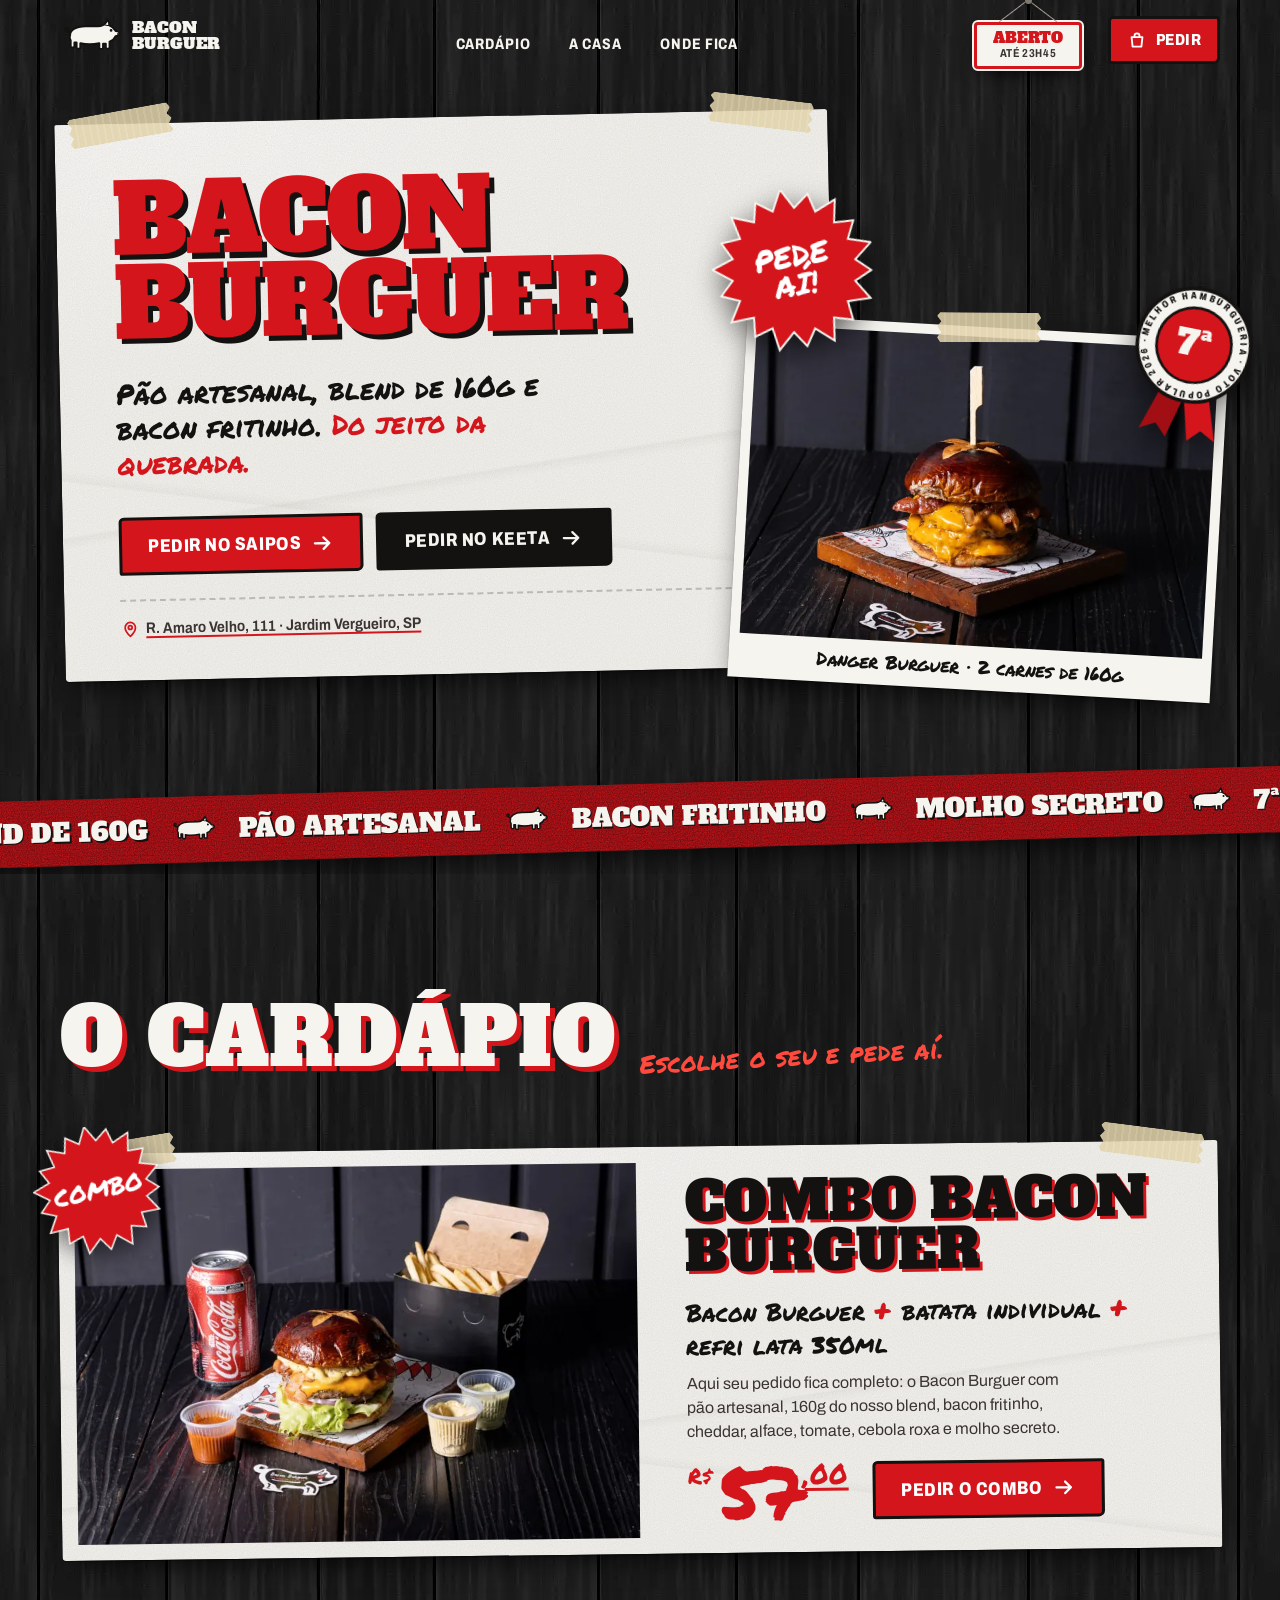
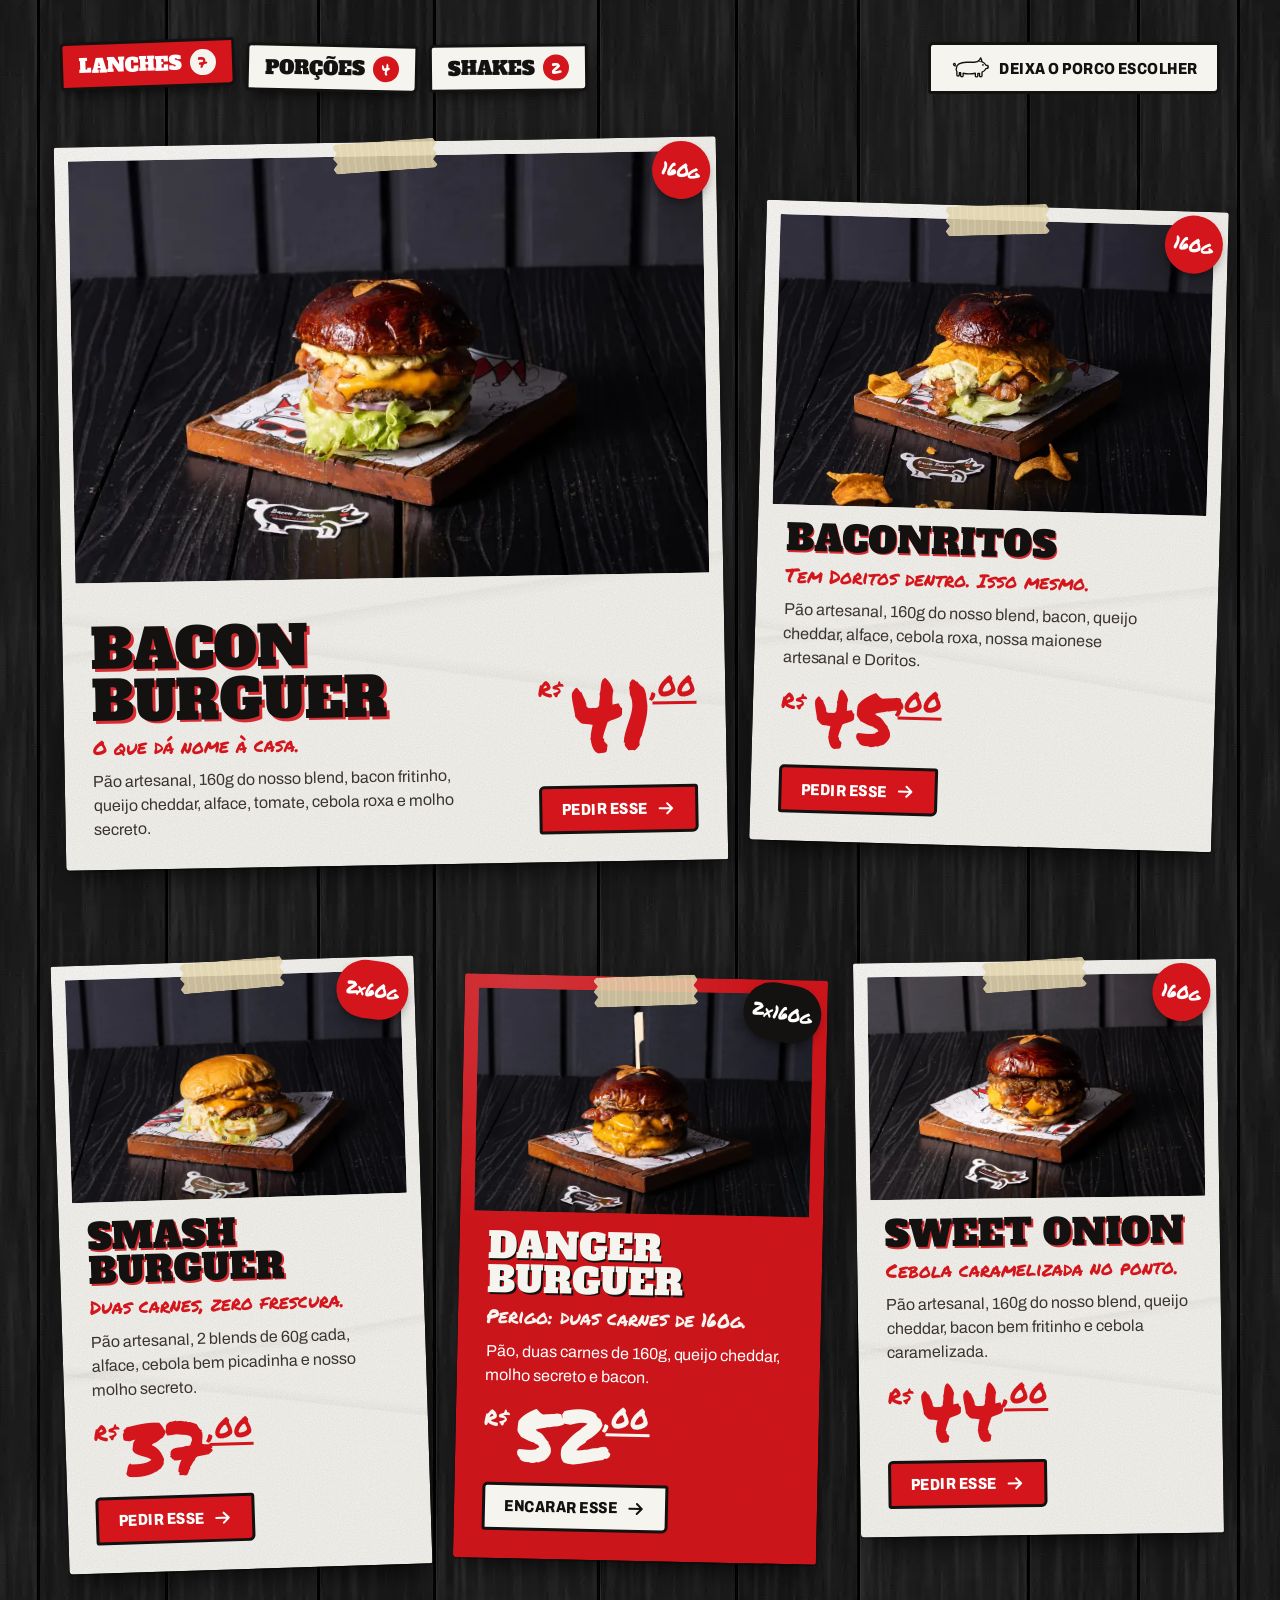
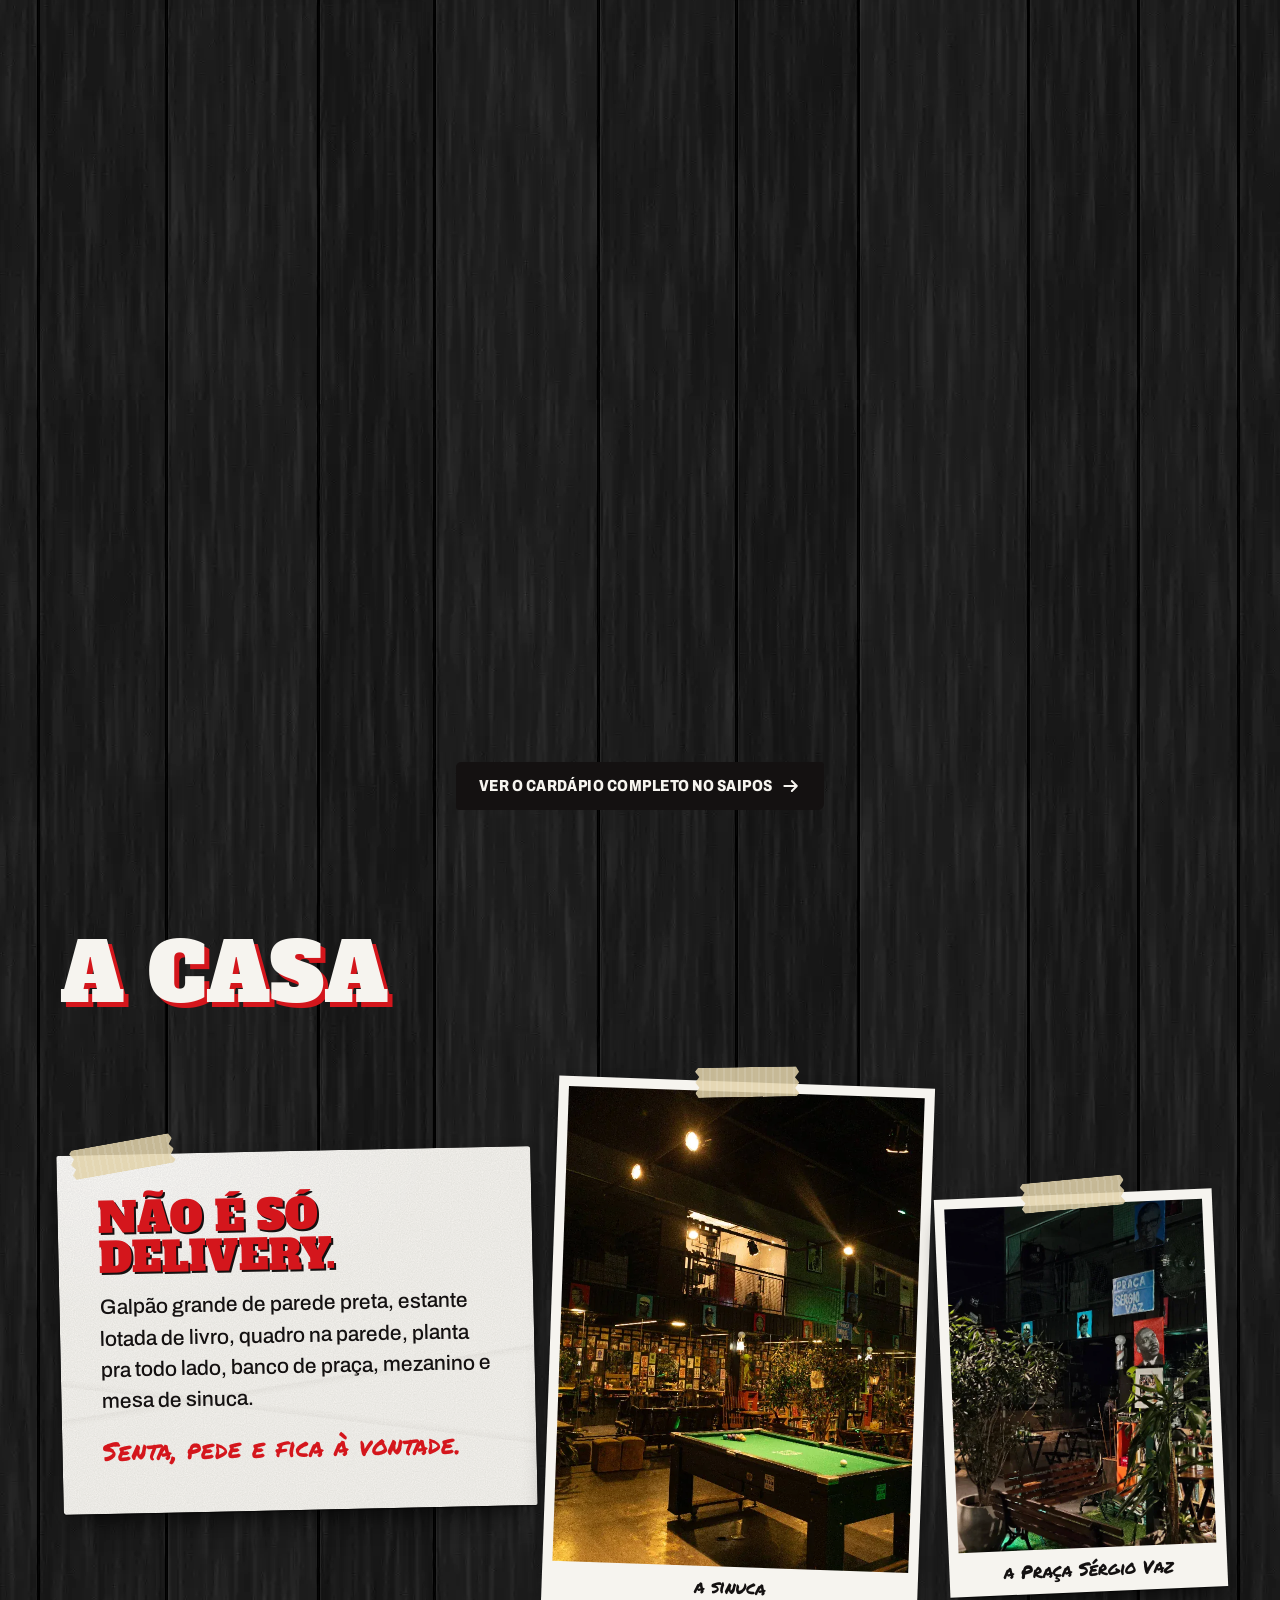
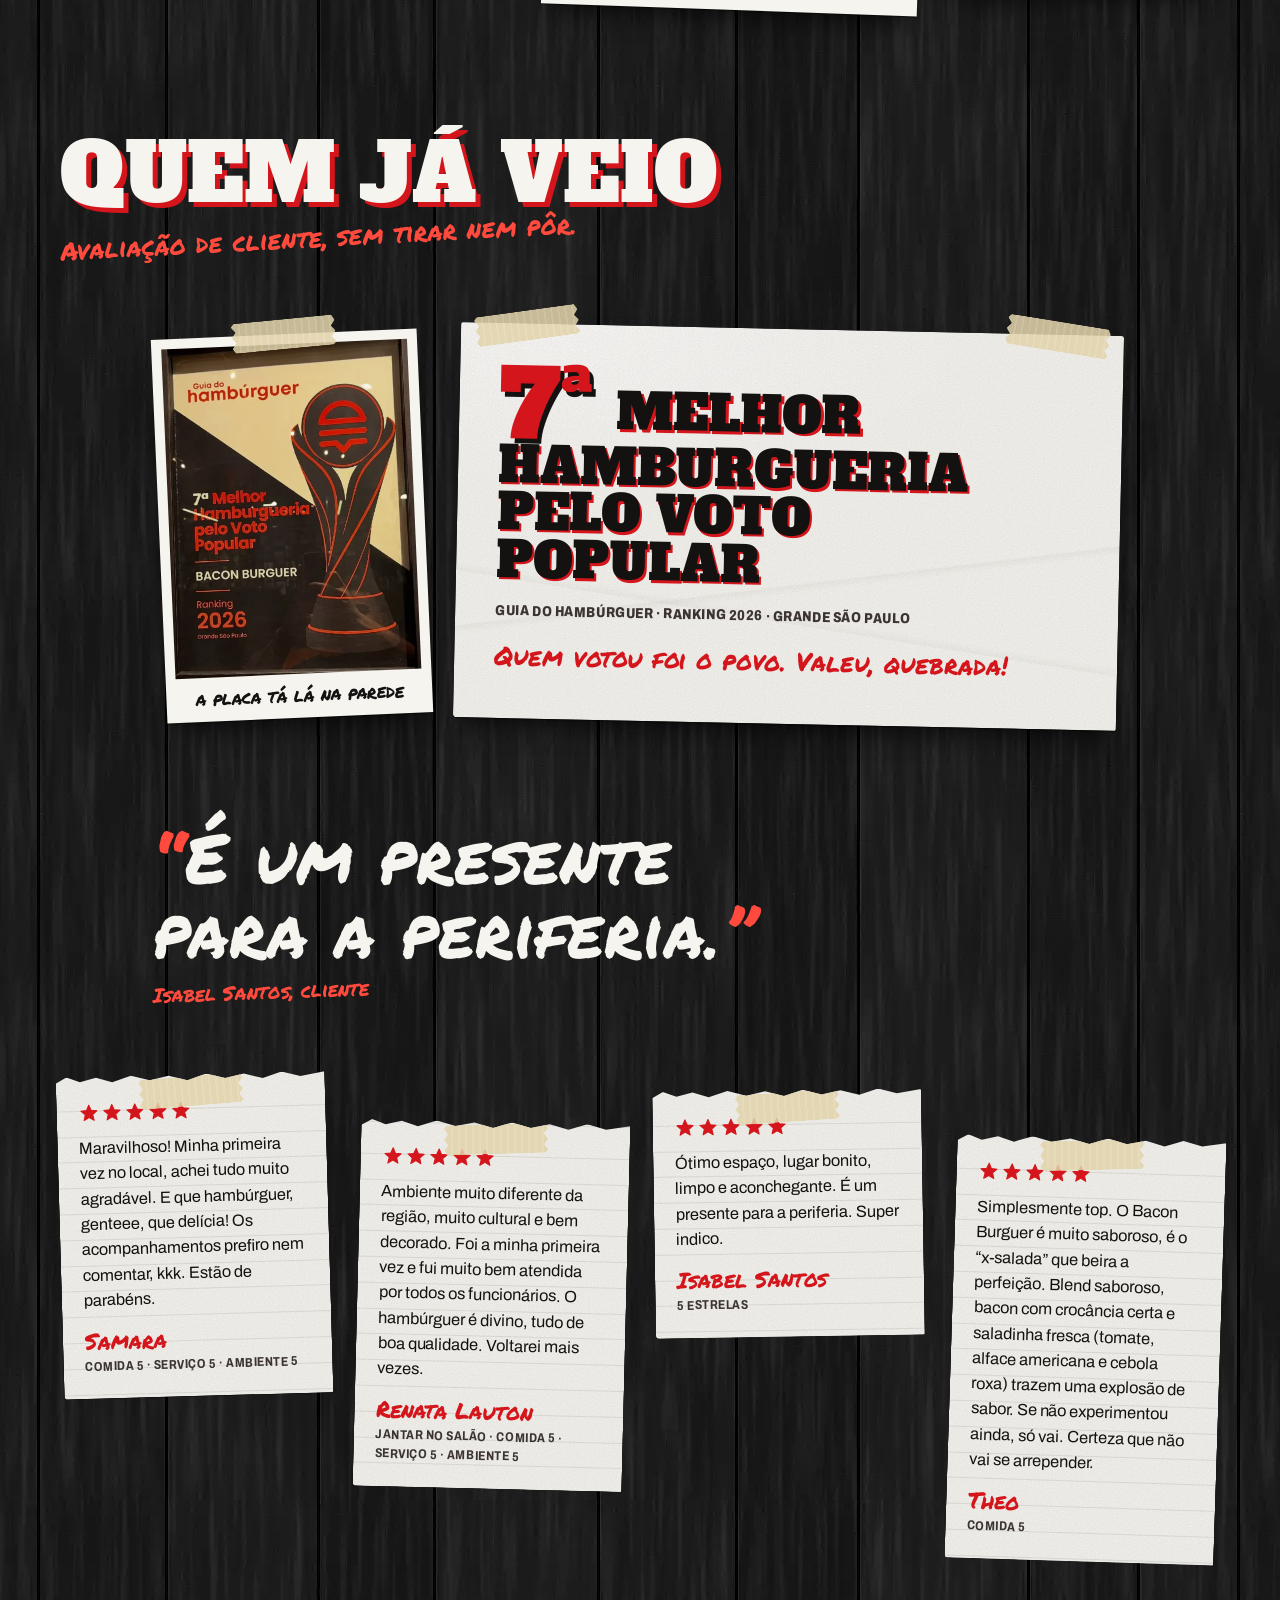
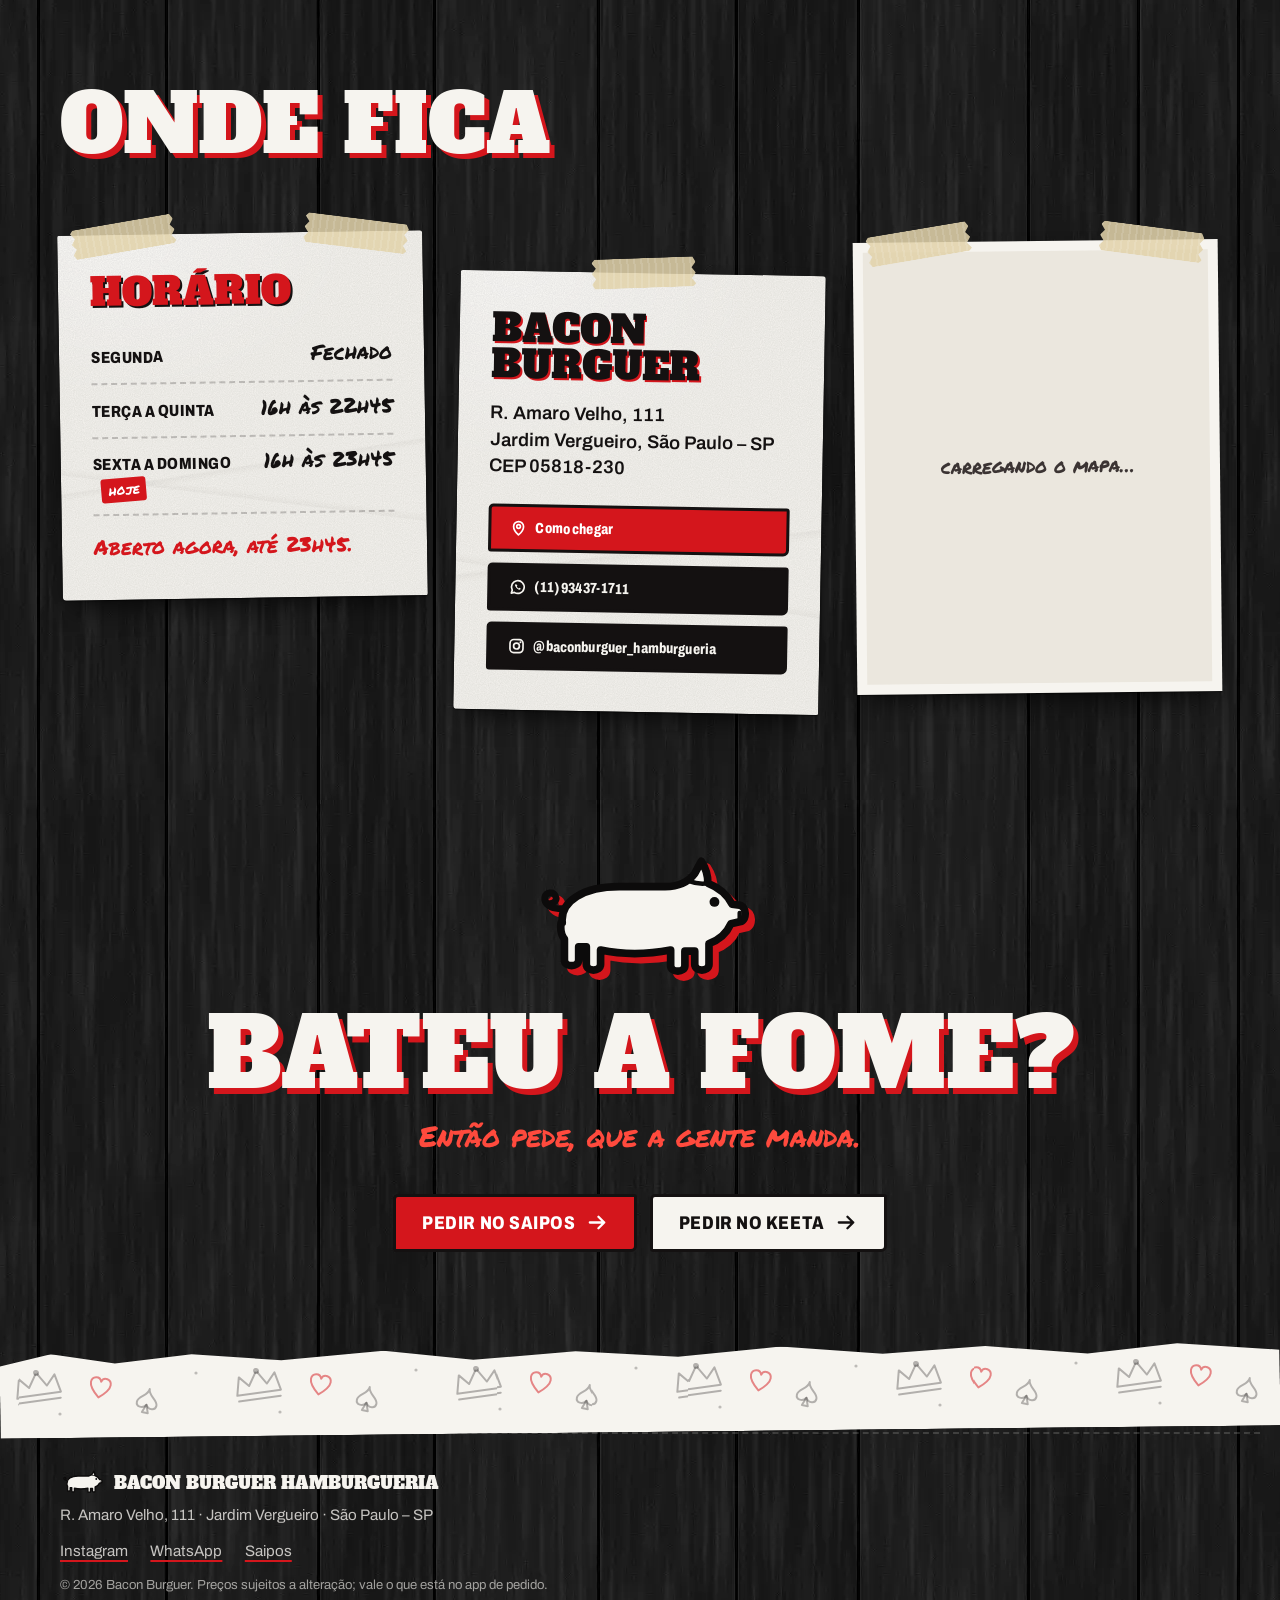
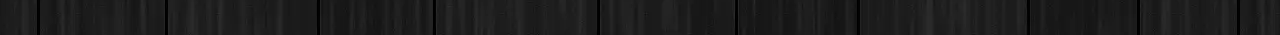
<file: index.html>
<!doctype html>
<html lang="pt-BR">
<head>
  <meta charset="utf-8">
  <meta name="viewport" content="width=device-width, initial-scale=1, viewport-fit=cover">
  <title>Bacon Burguer · Hamburgueria no Jardim Vergueiro, SP</title>
  <meta name="description" content="Bacon Burguer: hambúrguer artesanal no Jardim Vergueiro, zona sul de São Paulo. Pão artesanal, blend de 160g e bacon fritinho. Peça pelo Saipos ou Keeta.">
  <meta name="theme-color" content="#0c0b0b">
  <link rel="icon" href="favicon.svg" type="image/svg+xml">

  <link rel="canonical" href="https://baconburguer.vercel.app/">
  <meta property="og:type" content="website">
  <meta property="og:locale" content="pt_BR">
  <meta property="og:site_name" content="Bacon Burguer">
  <meta property="og:url" content="https://baconburguer.vercel.app/">
  <meta property="og:title" content="Bacon Burguer · Hamburgueria no Jardim Vergueiro">
  <meta property="og:description" content="7ª melhor hamburgueria pelo voto popular (Guia do Hambúrguer 2026). Pão artesanal, blend de 160g e bacon fritinho. Peça pelo Saipos ou Keeta.">
  <meta property="og:image" content="https://baconburguer.vercel.app/assets/img/og.jpg">
  <meta property="og:image:type" content="image/jpeg">
  <meta property="og:image:width" content="1200">
  <meta property="og:image:height" content="630">
  <meta property="og:image:alt" content="Cartaz da Bacon Burguer com o Combo Bacon Burguer: lanche, batata e refrigerante">
  <meta name="twitter:card" content="summary_large_image">
  <meta name="twitter:title" content="Bacon Burguer · Hamburgueria no Jardim Vergueiro">
  <meta name="twitter:description" content="Pão artesanal, blend de 160g e bacon fritinho. Peça pelo Saipos ou Keeta.">
  <meta name="twitter:image" content="https://baconburguer.vercel.app/assets/img/og.jpg">
  <link rel="apple-touch-icon" href="apple-touch-icon.png">

  <link rel="preload" href="assets/fonts/alfa-slab-one.woff2" as="font" type="font/woff2" crossorigin>
  <link rel="preload" href="assets/fonts/permanent-marker.woff2" as="font" type="font/woff2" crossorigin>
  <link rel="preload" href="assets/fonts/archivo-var.woff2" as="font" type="font/woff2" crossorigin>
  <link rel="stylesheet" href="assets/css/style.css">

  <script type="application/ld+json">
  {
    "@context": "https://schema.org",
    "@type": "Restaurant",
    "name": "Bacon Burguer",
    "servesCuisine": "Hambúrguer",
    "telephone": "+55 11 93437-1711",
    "image": "https://baconburguer.vercel.app/assets/img/og.jpg",
    "url": "https://baconburguer.vercel.app/",
    "address": {
      "@type": "PostalAddress",
      "streetAddress": "R. Amaro Velho, 111",
      "addressLocality": "São Paulo",
      "addressRegion": "SP",
      "postalCode": "05818-230",
      "addressCountry": "BR"
    },
    "openingHoursSpecification": [
      { "@type": "OpeningHoursSpecification", "dayOfWeek": ["Tuesday", "Wednesday", "Thursday"], "opens": "16:00", "closes": "22:45" },
      { "@type": "OpeningHoursSpecification", "dayOfWeek": ["Friday", "Saturday", "Sunday"], "opens": "16:00", "closes": "23:45" }
    ],
    "sameAs": ["https://www.instagram.com/baconburguer_hamburgueria/"],
    "hasMenu": "https://baconburguer.saipos.com/home",
    "award": "7ª Melhor Hamburgueria pelo Voto Popular — Guia do Hambúrguer, Ranking 2026, Grande São Paulo"
  }
  </script>
</head>
<body>
<!--
THESIS: A parede preta da casa coberta de cartazes de letrista: o cardápio é uma parede de ofertas pintadas à mão, não uma grade de cards em fundo escuro com foto gigante.
OWN-WORLD: Parede de tábuas pretas; papel branco colado com fita crepe; tinta vermelha e preta de pincel; letreiro slab com sombra pintada (Alfa Slab One), letra de pincel atômico nos preços e recados (Permanent Marker), corpo em Archivo. Preço no formato de cartaz: R$ pequeno, número gigante, centavos sublinhados. Estrela vermelha de oferta. Porco da logo como selo.
STORY: O visitante vê o lanche e o nome da casa colados na parede, entende que é hambúrguer artesanal de quebrada, escolhe um cartaz e toca em Pedir (Saipos ou Keeta), ou descobre onde fica e se está aberto agora.
FIRST VIEWPORT: Cartaz branco grande, levemente torto, ocupando ~60% à esquerda: BACON BURGUER em slab vermelho, recado de pincel, botões Pedir no Saipos e Pedir no Keeta dentro do cartaz. À direita, foto do Danger Burguer presa com fita, sobreposta ao cartaz, com estrela vermelha PEDE AÍ. Placa ABERTO/FECHADO pendurada no topo. No celular, cartaz em cima, foto embaixo, barra fixa de pedido.
FORM: Cartaz de letrista, posição 3 da lista ordenada; seed 8b72f59b (roll degradado, sem desafiantes).
FINISH: unreviewed and undocumented is unfinished; this build ends with the finish review, the verdict, DESIGN.md, and every shipping raster carrying its provenance
-->
<svg width="0" height="0" style="position:absolute" aria-hidden="true" focusable="false">
  <defs>
    <symbol id="pig" viewBox="0 0 210 120">
      <path d="M33 47c-9 1-16-4-15-10 1-5 8-6 10-1 2 4-3 8-8 6" style="fill:none;stroke:var(--pig-ink,#111)" stroke-width="6" stroke-linecap="round"/>
      <path d="M34 60c-2-20 20-33 52-33h42c12 0 21-4 27-12l6-11c4 6 6 13 6 20 10 4 18 11 22 19l7 1c6 1 7 13 1 15l-9 2c-4 9-11 15-20 18v19c0 7-13 7-13 0V86h-9v13c0 7-13 7-13 0V85c-21 4-45 4-64 0v13c0 7-13 7-13 0V82h-7v12c0 7-13 7-13 0V75c-3-4-4-9-3-15Z" style="fill:var(--pig-fill,#fff);stroke:var(--pig-ink,#111)" stroke-width="7" stroke-linejoin="round"/>
      <circle cx="173" cy="41" r="4.5" style="fill:var(--pig-ink,#111)"/>
      <path d="M196 51v6M150 22c5 2 11 3 17 2" style="fill:none;stroke:var(--pig-ink,#111)" stroke-width="4" stroke-linecap="round"/>
    </symbol>
    <symbol id="i-arrow" viewBox="0 0 24 24"><path d="M4 12h15M13 6l6 6-6 6" fill="none" stroke="currentColor" stroke-width="2.4" stroke-linecap="round" stroke-linejoin="round"/></symbol>
    <symbol id="i-bag" viewBox="0 0 24 24"><path d="M5.5 8.5h13l-1.2 11.5H6.7L5.5 8.5ZM9 8.5V7a3 3 0 0 1 6 0v1.5" fill="none" stroke="currentColor" stroke-width="2.2" stroke-linejoin="round" stroke-linecap="round"/></symbol>
    <symbol id="i-pin" viewBox="0 0 24 24"><path d="M12 21s-6.5-5.8-6.5-11a6.5 6.5 0 0 1 13 0c0 5.2-6.5 11-6.5 11Z" fill="none" stroke="currentColor" stroke-width="2.2" stroke-linejoin="round"/><circle cx="12" cy="10" r="2.4" fill="none" stroke="currentColor" stroke-width="2.2"/></symbol>
    <symbol id="i-clock" viewBox="0 0 24 24"><circle cx="12" cy="12" r="8.5" fill="none" stroke="currentColor" stroke-width="2.2"/><path d="M12 7.5V12l3 2" fill="none" stroke="currentColor" stroke-width="2.2" stroke-linecap="round" stroke-linejoin="round"/></symbol>
    <symbol id="i-insta" viewBox="0 0 24 24"><rect x="3.5" y="3.5" width="17" height="17" rx="5" fill="none" stroke="currentColor" stroke-width="2.2"/><circle cx="12" cy="12" r="3.8" fill="none" stroke="currentColor" stroke-width="2.2"/><circle cx="17.1" cy="6.9" r="1.3" fill="currentColor"/></symbol>
    <symbol id="i-whats" viewBox="0 0 24 24"><path d="M4 20l1.2-3.9A8.3 8.3 0 1 1 8 19Z" fill="none" stroke="currentColor" stroke-width="2.2" stroke-linejoin="round"/><path d="M9.2 8.2c-.6.5-.7 1.4-.2 2.6.9 2 2.3 3.4 4.3 4.3 1.2.5 2 .3 2.6-.3l.3-.9-1.9-1-.9.8c-1-.4-2-1.4-2.4-2.4l.8-.9-1-1.9-.8.2Z" fill="currentColor"/></symbol>
    <symbol id="bacon" viewBox="0 0 120 34"><path d="M2 8c19-7 38 7 58 0s39-7 58 0v18c-19-7-38-7-58 0S21 33 2 26Z" fill="#b8352c"/><path d="M2 15c19-7 38 7 58 0s39-7 58 0" fill="none" stroke="#f4d2c2" stroke-width="4" stroke-linecap="round"/><path d="M2 21c19-7 38 7 58 0s39-7 58 0" fill="none" stroke="#7e1d16" stroke-width="2.4" stroke-linecap="round" opacity=".75"/><path d="M2 11c19-7 38 7 58 0s39-7 58 0" fill="none" stroke="#e98a78" stroke-width="1.6" stroke-linecap="round" opacity=".6"/></symbol>
    <symbol id="estrela" viewBox="0 0 24 24"><path d="M12 2.6l2.7 6.1 6.6.6-5 4.4 1.5 6.5L12 16.8 6.2 20.2l1.5-6.5-5-4.4 6.6-.6Z" fill="currentColor" stroke="currentColor" stroke-width="1.2" stroke-linejoin="round"/></symbol>
    <symbol id="burst" viewBox="-4 -4 208 208"><polygon points="100.0,-2.0 113.5,23.2 133.2,8.8 139.0,32.5 165.6,21.9 159.8,49.9 184.0,51.5 173.3,73.3 200.5,82.3 178.0,100.0 195.5,116.8 173.3,126.7 188.3,151.0 159.8,150.1 162.4,174.3 139.0,167.5 134.9,195.8 113.5,176.8 100.0,197.0 86.5,176.8 65.1,195.8 61.0,167.5 37.6,174.3 40.2,150.1 11.7,151.0 26.7,126.7 4.5,116.8 22.0,100.0 -0.5,82.3 26.7,73.3 16.0,51.5 40.2,49.9 34.4,21.9 61.0,32.5 66.8,8.8 86.5,23.2"/></symbol>
  </defs>
</svg>

<a class="skip" href="#cardapio">Pular para o cardápio</a>

<header class="topo">
  <a class="marca" href="#inicio" aria-label="Bacon Burguer, voltar ao início">
    <svg class="marca__porco" aria-hidden="true" data-porco><use href="#pig"/></svg>
    <span class="marca__nome">Bacon<br>Burguer</span>
  </a>
  <nav class="topo__nav" aria-label="Seções">
    <a href="#cardapio">Cardápio</a>
    <a href="#casa">A casa</a>
    <a href="#onde">Onde fica</a>
  </nav>
  <a class="placa" href="#onde" data-status aria-live="polite">
    <span class="placa__fio" aria-hidden="true"></span>
    <span class="placa__corpo">
      <span class="placa__estado" data-status-label>16h às 23h45</span>
      <span class="placa__detalhe" data-status-detail>ter a dom</span>
    </span>
  </a>
  <a class="botao botao--vermelho topo__pedir" href="https://baconburguer.saipos.com/home" target="_blank" rel="noopener">
    <svg class="icone" aria-hidden="true"><use href="#i-bag"/></svg>Pedir
  </a>
</header>

<main id="inicio">

  <!-- ABERTURA -->
  <section class="abertura" aria-labelledby="titulo">
    <div class="abertura__cartaz cartaz cartaz--grande">
      <span class="fita fita--e" aria-hidden="true"></span>
      <span class="fita fita--d" aria-hidden="true"></span>
      <h1 id="titulo" class="letreiro">
        <span class="letreiro__linha">Bacon</span>
        <span class="letreiro__linha">Burguer</span>
      </h1>
      <p class="pincel abertura__recado">Pão artesanal, blend de 160g e bacon fritinho. <em>Do jeito da quebrada.</em></p>
      <div class="abertura__acoes" data-hero-actions>
        <a class="botao botao--vermelho botao--grande" href="https://baconburguer.saipos.com/home" target="_blank" rel="noopener">
          Pedir no Saipos <svg class="icone" aria-hidden="true"><use href="#i-arrow"/></svg>
        </a>
        <a class="botao botao--tinta botao--grande" href="https://fooddelivery-eu.mykeeta.com/mpweb/shop_golden?useShopPoi=1&amp;channel=googlemap&amp;shopId=159385550&amp;cityId=102302389&amp;lch=default%7E*googlemap%7E*BR%7E*159385550&amp;locale=pt-BR&amp;region=BR&amp;utm_source=organic&amp;utm_medium=others&amp;utm_campaign=googlemap" target="_blank" rel="noopener">
          Pedir no Keeta <svg class="icone" aria-hidden="true"><use href="#i-arrow"/></svg>
        </a>
      </div>
      <p class="abertura__rodape">
        <svg class="icone" aria-hidden="true"><use href="#i-pin"/></svg>
        <a href="#onde">R. Amaro Velho, 111 · Jardim Vergueiro, SP</a>
      </p>
    </div>

    <figure class="abertura__foto foto-colada">
      <span class="fita fita--topo" aria-hidden="true"></span>
      <img src="assets/img/burger-danger.webp" width="700" height="467" alt="Danger Burguer: pão artesanal escuro, duas carnes, cheddar derretido e bacon, sobre tábua de madeira" fetchpriority="high">
      <figcaption class="pincel">Danger Burguer · 2 carnes de 160g</figcaption>
      <a class="medalha" href="#premio" aria-label="7ª melhor hamburgueria pelo voto popular, Guia do Hambúrguer, ranking 2026. Ver o prêmio.">
        <svg viewBox="0 0 140 172" aria-hidden="true">
          <path d="M50 98 28 166l17-9 13 13 16-62Z" fill="#a10e13"/>
          <path d="M90 98l22 68-17-9-13 13-16-62Z" fill="#d4161c"/>
          <circle cx="70" cy="66" r="62" fill="#f6f4ef" stroke="#141111" stroke-width="4"/>
          <circle cx="70" cy="66" r="41" fill="#d4161c" stroke="#141111" stroke-width="3"/>
          <path id="aro-medalha" d="M70 66m-51 0a51 51 0 1 1 102 0a51 51 0 1 1-102 0" fill="none"/>
          <text class="medalha__aro"><textPath href="#aro-medalha" textLength="316" lengthAdjust="spacing">MELHOR HAMBURGUERIA · VOTO POPULAR 2026 ·</textPath></text>
          <text class="medalha__num" x="70" y="78" text-anchor="middle">7ª</text>
        </svg>
      </a>
    </figure>


    <a class="estrela" href="https://baconburguer.saipos.com/home" target="_blank" rel="noopener" aria-label="Pede aí: abrir o cardápio no Saipos">
      <svg aria-hidden="true"><use href="#burst"/></svg>
      <span class="estrela__texto">Pede<br>aí!</span>
    </a>

  </section>

  <!-- FAIXA -->
  <div class="faixa-moldura" aria-hidden="true">
  <div class="faixa">
    <div class="faixa__trilho">
      <span>Blend de 160g</span><svg><use href="#pig"/></svg>
      <span>Pão artesanal</span><svg><use href="#pig"/></svg>
      <span>Bacon fritinho</span><svg><use href="#pig"/></svg>
      <span>Molho secreto</span><svg><use href="#pig"/></svg>
      <span>7ª melhor hamburgueria pelo voto popular</span><svg><use href="#pig"/></svg>
      <span>Terça a domingo, a partir das 16h</span><svg><use href="#pig"/></svg>
      <span>Blend de 160g</span><svg><use href="#pig"/></svg>
      <span>Pão artesanal</span><svg><use href="#pig"/></svg>
      <span>Bacon fritinho</span><svg><use href="#pig"/></svg>
      <span>Molho secreto</span><svg><use href="#pig"/></svg>
      <span>7ª melhor hamburgueria pelo voto popular</span><svg><use href="#pig"/></svg>
      <span>Terça a domingo, a partir das 16h</span><svg><use href="#pig"/></svg>
    </div>
  </div>
  </div>

  <!-- CARDÁPIO -->
  <section id="cardapio" class="secao cardapio" aria-labelledby="titulo-cardapio">
    <header class="secao__cabeca">
      <h2 id="titulo-cardapio" class="letreiro-parede">O cardápio</h2>
      <p class="pincel secao__nota">Escolhe o seu e pede aí.</p>
    </header>

    <article class="cartaz combo" style="--r:-.7deg" aria-labelledby="titulo-combo">
      <span class="fita fita--e" aria-hidden="true"></span>
      <span class="fita fita--d" aria-hidden="true"></span>
      <figure class="combo__foto">
        <img src="assets/img/combo-bacon.webp" width="700" height="467" loading="lazy" alt="Combo Bacon Burguer: o lanche na tábua, caixinha de batata frita, lata de refrigerante e potinhos de molho">
      </figure>
      <div class="combo__corpo">
        <p class="combo__selo" aria-hidden="true"><svg><use href="#burst"/></svg><span>Combo</span></p>
        <h3 id="titulo-combo" class="combo__nome">Combo Bacon Burguer</h3>
        <p class="combo__soma pincel">Bacon Burguer <b>+</b> batata individual <b>+</b> refri lata 350ml</p>
        <p class="oferta__desc">Aqui seu pedido fica completo: o Bacon Burguer com pão artesanal, 160g do nosso blend, bacon fritinho, cheddar, alface, tomate, cebola roxa e molho secreto.</p>
        <div class="combo__fecho">
          <p class="preco" aria-label="57 reais"><span class="preco__rs">R$</span><span class="preco__int">57</span><span class="preco__cent">,00</span></p>
          <a class="botao botao--vermelho botao--grande" href="https://baconburguer.saipos.com/home" target="_blank" rel="noopener">Pedir o combo <svg class="icone" aria-hidden="true"><use href="#i-arrow"/></svg></a>
        </div>
      </div>
    </article>

    <div class="cardapio__barra">
      <div class="abas" role="tablist" aria-label="Categorias do cardápio" data-abas>
        <button class="aba" type="button" role="tab" id="aba-lanches" aria-controls="painel-lanches" aria-selected="true" data-aba="lanches">Lanches <span class="aba__qtd">7</span></button>
        <button class="aba" type="button" role="tab" id="aba-porcoes" aria-controls="painel-porcoes" aria-selected="false" data-aba="porcoes">Porções <span class="aba__qtd">4</span></button>
        <button class="aba" type="button" role="tab" id="aba-shakes" aria-controls="painel-shakes" aria-selected="false" data-aba="shakes">Shakes <span class="aba__qtd">2</span></button>
      </div>
      <button class="botao botao--papel sorteio" type="button" data-sorteio>
        <svg class="sorteio__porco" aria-hidden="true"><use href="#pig"/></svg>Deixa o porco escolher
      </button>
    </div>
    <p class="sr-only" aria-live="polite" data-sorteio-msg></p>

    <div class="painel" id="painel-lanches" role="tabpanel" aria-labelledby="aba-lanches" data-painel="lanches">
      <h3 class="painel__titulo">Lanches</h3>
      <p class="pincel painel__dica" aria-hidden="true">arrasta pro lado <svg viewBox="0 0 60 20"><path d="M2 12c16-6 34-6 52-2m0 0-8-6m8 6-9 5" fill="none" stroke="currentColor" stroke-width="2.6" stroke-linecap="round" stroke-linejoin="round"/></svg></p>
      <ol class="mural mural--lanches" role="list">
        <li class="cartaz oferta oferta--destaque" style="--r:-1deg" data-nome="Bacon Burguer">
        <figure class="oferta__foto">
          <span class="fita fita--topo" aria-hidden="true"></span>
          <img src="assets/img/burger-bacon.webp" width="700" height="467" loading="lazy" alt="Bacon Burguer com cheddar, bacon, alface, tomate e cebola roxa no pão artesanal">
        </figure>
        <div class="oferta__corpo">
        <p class="oferta__num pincel" aria-hidden="true">160g</p>
        <h4 class="oferta__nome">Bacon Burguer</h4>
          <p class="oferta__chamada pincel">O que dá nome à casa.</p>
          <p class="oferta__desc">Pão artesanal, 160g do nosso blend, bacon fritinho, queijo cheddar, alface, tomate, cebola roxa e molho secreto.</p>
        <p class="preco" aria-label="41 reais"><span class="preco__rs">R$</span><span class="preco__int">41</span><span class="preco__cent">,00</span></p>
          <a class="botao botao--vermelho" href="https://baconburguer.saipos.com/home" target="_blank" rel="noopener">Pedir esse <svg class="icone" aria-hidden="true"><use href="#i-arrow"/></svg></a>
        </div>
      </li>
        <li class="cartaz oferta" style="--r:1.6deg" data-nome="Baconritos">
        <figure class="oferta__foto">
          <span class="fita fita--topo" aria-hidden="true"></span>
          <img src="assets/img/burger-baconritos.webp" width="700" height="467" loading="lazy" alt="Baconritos com Doritos, bacon, cheddar e maionese artesanal">
        </figure>
        <div class="oferta__corpo">
        <p class="oferta__num pincel" aria-hidden="true">160g</p>
        <h4 class="oferta__nome">Baconritos</h4>
          <p class="oferta__chamada pincel">Tem Doritos dentro. Isso mesmo.</p>
          <p class="oferta__desc">Pão artesanal, 160g do nosso blend, bacon, queijo cheddar, alface, cebola roxa, nossa maionese artesanal e Doritos.</p>
        <p class="preco" aria-label="45 reais"><span class="preco__rs">R$</span><span class="preco__int">45</span><span class="preco__cent">,00</span></p>
          <a class="botao botao--vermelho" href="https://baconburguer.saipos.com/home" target="_blank" rel="noopener">Pedir esse <svg class="icone" aria-hidden="true"><use href="#i-arrow"/></svg></a>
        </div>
      </li>
        <li class="cartaz oferta" style="--r:-1.8deg" data-nome="Smash Burguer">
        <figure class="oferta__foto">
          <span class="fita fita--topo" aria-hidden="true"></span>
          <img src="assets/img/burger-smash.webp" width="700" height="467" loading="lazy" alt="Smash Burguer com duas carnes finas, cheddar e alface no pão macio">
        </figure>
        <div class="oferta__corpo">
        <p class="oferta__num pincel" aria-hidden="true">2×60g</p>
        <h4 class="oferta__nome">Smash Burguer</h4>
          <p class="oferta__chamada pincel">Duas carnes, zero frescura.</p>
          <p class="oferta__desc">Pão artesanal, 2 blends de 60g cada, alface, cebola bem picadinha e nosso molho secreto.</p>
        <p class="preco" aria-label="37 reais"><span class="preco__rs">R$</span><span class="preco__int">37</span><span class="preco__cent">,00</span></p>
          <a class="botao botao--vermelho" href="https://baconburguer.saipos.com/home" target="_blank" rel="noopener">Pedir esse <svg class="icone" aria-hidden="true"><use href="#i-arrow"/></svg></a>
        </div>
      </li>
        <li class="cartaz oferta cartaz--vermelho oferta--perigo" style="--r:1.2deg" data-nome="Danger Burguer">
        <figure class="oferta__foto">
          <span class="fita fita--topo" aria-hidden="true"></span>
          <img src="assets/img/burger-danger.webp" width="700" height="467" loading="lazy" alt="Danger Burguer com duas carnes de 160g, cheddar, bacon e espeto de bambu">
        </figure>
        <div class="oferta__corpo">
        <p class="oferta__num pincel" aria-hidden="true">2×160g</p>
        <h4 class="oferta__nome">Danger Burguer</h4>
          <p class="oferta__chamada pincel">Perigo: duas carnes de 160g.</p>
          <p class="oferta__desc">Pão, duas carnes de 160g, queijo cheddar, molho secreto e bacon.</p>
        <p class="preco" aria-label="52 reais"><span class="preco__rs">R$</span><span class="preco__int">52</span><span class="preco__cent">,00</span></p>
          <a class="botao botao--papel" href="https://baconburguer.saipos.com/home" target="_blank" rel="noopener">Encarar esse <svg class="icone" aria-hidden="true"><use href="#i-arrow"/></svg></a>
        </div>
      </li>
        <li class="cartaz oferta" style="--r:-.8deg" data-nome="Sweet Onion">
        <figure class="oferta__foto">
          <span class="fita fita--topo" aria-hidden="true"></span>
          <img src="assets/img/burger-sweet-onion.webp" width="700" height="467" loading="lazy" alt="Sweet Onion com cebola caramelizada, cheddar e bacon no pão artesanal">
        </figure>
        <div class="oferta__corpo">
        <p class="oferta__num pincel" aria-hidden="true">160g</p>
        <h4 class="oferta__nome">Sweet Onion</h4>
          <p class="oferta__chamada pincel">Cebola caramelizada no ponto.</p>
          <p class="oferta__desc">Pão artesanal, 160g do nosso blend, queijo cheddar, bacon bem fritinho e cebola caramelizada.</p>
        <p class="preco" aria-label="44 reais"><span class="preco__rs">R$</span><span class="preco__int">44</span><span class="preco__cent">,00</span></p>
          <a class="botao botao--vermelho" href="https://baconburguer.saipos.com/home" target="_blank" rel="noopener">Pedir esse <svg class="icone" aria-hidden="true"><use href="#i-arrow"/></svg></a>
        </div>
      </li>
        <li class="cartaz oferta" style="--r:1.4deg" data-nome="Chicken Burguer">
        <figure class="oferta__foto">
          <span class="fita fita--topo" aria-hidden="true"></span>
          <img src="assets/img/burger-chicken.webp" width="700" height="467" loading="lazy" alt="Chicken Burguer com frango empanado, bacon, alface, cebola roxa e maionese verde no pão artesanal">
        </figure>
        <div class="oferta__corpo">
        <p class="oferta__num pincel" aria-hidden="true">frango</p>
        <h4 class="oferta__nome">Chicken Burguer</h4>
          <p class="oferta__chamada pincel">Frango empanado com bacon.</p>
          <p class="oferta__desc">Nosso pão artesanal, empanado de frango, alface, cebola roxa, maionese de hortelã com iogurte e bacon.</p>
        <p class="preco" aria-label="38 reais"><span class="preco__rs">R$</span><span class="preco__int">38</span><span class="preco__cent">,00</span></p>
          <a class="botao botao--vermelho" href="https://baconburguer.saipos.com/home" target="_blank" rel="noopener">Pedir esse <svg class="icone" aria-hidden="true"><use href="#i-arrow"/></svg></a>
        </div>
      </li>
        <li class="cartaz oferta oferta--veggie" style="--r:-1.3deg" data-nome="Josyas Burguer">
        <figure class="oferta__foto">
          <span class="fita fita--topo" aria-hidden="true"></span>
          <img src="assets/img/burger-josyas.webp" width="700" height="467" loading="lazy" alt="Josyas Burguer vegetariano com cheddar, alface e cebola roxa no pão artesanal">
        </figure>
        <div class="oferta__corpo">
        <p class="oferta__num pincel" aria-hidden="true">veggie</p>
        <h4 class="oferta__nome">Josyas Burguer</h4>
          <p class="oferta__chamada pincel">Vegetariano, sem perder a pegada.</p>
          <p class="oferta__desc">Pão artesanal, burguer vegetariano, alface, cebola roxa, queijo cheddar e nosso molho secreto.</p>
        <p class="preco" aria-label="37 reais"><span class="preco__rs">R$</span><span class="preco__int">37</span><span class="preco__cent">,00</span></p>
          <a class="botao botao--vermelho" href="https://baconburguer.saipos.com/home" target="_blank" rel="noopener">Pedir esse <svg class="icone" aria-hidden="true"><use href="#i-arrow"/></svg></a>
        </div>
      </li>
      </ol>
    </div>
    <div class="painel" id="painel-porcoes" role="tabpanel" aria-labelledby="aba-porcoes" data-painel="porcoes">
      <h3 class="painel__titulo">Porções</h3>
      <p class="pincel painel__dica" aria-hidden="true">arrasta pro lado <svg viewBox="0 0 60 20"><path d="M2 12c16-6 34-6 52-2m0 0-8-6m8 6-9 5" fill="none" stroke="currentColor" stroke-width="2.6" stroke-linecap="round" stroke-linejoin="round"/></svg></p>
      <ol class="mural mural--porcoes" role="list">
        <li class="cartaz oferta oferta--retrato" style="--r:-1.4deg" data-nome="Batata Cheddar e Bacon">
        <figure class="oferta__foto">
          <span class="fita fita--topo" aria-hidden="true"></span>
          <img src="assets/img/porcao-cheddar-bacon.webp" width="467" height="700" loading="lazy" alt="Batata frita coberta com cheddar cremoso e bacon em cubos, numa tigela preta">
        </figure>
        <div class="oferta__corpo">
        <p class="oferta__num pincel" aria-hidden="true">serve 2</p>
        <h4 class="oferta__nome">Batata Cheddar e Bacon</h4>
          <p class="oferta__chamada pincel">Cheddar escorrendo, bacon por cima.</p>
          <p class="oferta__desc">Nossa deliciosa batata com cheddar cremoso e bacon. Serve 2 pessoas.</p>
        <p class="preco" aria-label="39 reais"><span class="preco__rs">R$</span><span class="preco__int">39</span><span class="preco__cent">,00</span></p>
          <a class="botao botao--vermelho" href="https://baconburguer.saipos.com/home" target="_blank" rel="noopener">Pedir essa <svg class="icone" aria-hidden="true"><use href="#i-arrow"/></svg></a>
        </div>
      </li>
        <li class="cartaz oferta oferta--retrato oferta--salao" style="--r:1.6deg" data-nome="Batata com Costela">
        <figure class="oferta__foto">
          <span class="fita fita--topo" aria-hidden="true"></span>
          <img src="assets/img/porcao-costela.webp" width="467" height="700" loading="lazy" alt="Garfo levantando batata com costela desfiada e Catupiry, sobre tigela cheia">
        </figure>
        <div class="oferta__corpo">
        <p class="oferta__num pincel" aria-hidden="true">só no salão</p>
        <h4 class="oferta__nome">Batata com Costela</h4>
          <p class="oferta__chamada pincel">Defumada, desfiada e com Catupiry.</p>
          <p class="oferta__desc">Batata frita crocante com costela bovina desfiada e defumada, finalizada com cremoso Catupiry quatro queijos. Disponível somente no salão.</p>
        <p class="preco" aria-label="42 reais"><span class="preco__rs">R$</span><span class="preco__int">42</span><span class="preco__cent">,00</span></p>
          <a class="botao botao--tinta" href="#onde"><svg class="icone" aria-hidden="true"><use href="#i-pin"/></svg>Vem comer aqui</a>
        </div>
      </li>
        <li class="cartaz oferta oferta--retrato" style="--r:1.1deg" data-nome="Batata Simples">
        <figure class="oferta__foto">
          <span class="fita fita--topo" aria-hidden="true"></span>
          <img src="assets/img/porcao-batata.webp" width="466" height="700" loading="lazy" alt="Tigela de batata frita sequinha com dois potinhos de maionese">
        </figure>
        <div class="oferta__corpo">
        <p class="oferta__num pincel" aria-hidden="true">serve 2</p>
        <h4 class="oferta__nome">Batata Simples</h4>
          <p class="oferta__chamada pincel">Sequinha e no capricho.</p>
          <p class="oferta__desc">Nossa deliciosa batata, serve 2 pessoas. Acompanha maionese artesanal.</p>
        <p class="preco" aria-label="26 reais"><span class="preco__rs">R$</span><span class="preco__int">26</span><span class="preco__cent">,00</span></p>
          <a class="botao botao--vermelho" href="https://baconburguer.saipos.com/home" target="_blank" rel="noopener">Pedir essa <svg class="icone" aria-hidden="true"><use href="#i-arrow"/></svg></a>
        </div>
      </li>
        <li class="cartaz oferta oferta--deitada" style="--r:-.8deg" data-nome="Nuggets">
        <figure class="oferta__foto">
          <span class="fita fita--topo" aria-hidden="true"></span>
          <img src="assets/img/porcao-nuggets.webp" width="700" height="467" loading="lazy" alt="Tigela com nuggets dourados e três potinhos de molho ao lado">
        </figure>
        <div class="oferta__corpo">
        <p class="oferta__num pincel" aria-hidden="true">10 un.</p>
        <h4 class="oferta__nome">Nuggets</h4>
          <p class="oferta__chamada pincel">Dez nuggets e molho pra afundar.</p>
          <p class="oferta__desc">Acompanha molho secreto ou maionese verde.</p>
        <p class="preco" aria-label="26 reais"><span class="preco__rs">R$</span><span class="preco__int">26</span><span class="preco__cent">,00</span></p>
          <a class="botao botao--vermelho" href="https://baconburguer.saipos.com/home" target="_blank" rel="noopener">Pedir esses <svg class="icone" aria-hidden="true"><use href="#i-arrow"/></svg></a>
        </div>
      </li>
      </ol>
    </div>
    <div class="painel" id="painel-shakes" role="tabpanel" aria-labelledby="aba-shakes" data-painel="shakes">
      <h3 class="painel__titulo">Shakes</h3>
      <p class="pincel painel__dica" aria-hidden="true">arrasta pro lado <svg viewBox="0 0 60 20"><path d="M2 12c16-6 34-6 52-2m0 0-8-6m8 6-9 5" fill="none" stroke="currentColor" stroke-width="2.6" stroke-linecap="round" stroke-linejoin="round"/></svg></p>
      <ol class="mural mural--shakes" role="list">
        <li class="cartaz oferta oferta--retrato cartaz--vermelho" style="--r:-1.2deg" data-nome="Milk Shake Ovomaltine">
        <figure class="oferta__foto">
          <span class="fita fita--topo" aria-hidden="true"></span>
          <img src="assets/img/shake-ovomaltine.webp" width="467" height="700" loading="lazy" alt="Milk shake de Ovomaltine em taça alta com calda de chocolate e Ovomaltine por cima">
        </figure>
        <div class="oferta__corpo">
          <h4 class="oferta__nome">Milk Shake Ovomaltine</h4>
          <p class="oferta__chamada pincel">Pra fechar no doce.</p>
          <p class="preco" aria-label="17 reais"><span class="preco__rs">R$</span><span class="preco__int">17</span><span class="preco__cent">,00</span></p>
          <a class="botao botao--papel" href="https://baconburguer.saipos.com/home" target="_blank" rel="noopener">Pedir esse <svg class="icone" aria-hidden="true"><use href="#i-arrow"/></svg></a>
        </div>
      </li>
        <li class="cartaz oferta oferta--retrato" style="--r:1.5deg" data-nome="Milk Shake Morango">
        <figure class="oferta__foto">
          <span class="fita fita--topo" aria-hidden="true"></span>
          <img src="assets/img/shake-morango.webp" width="467" height="700" loading="lazy" alt="Milk shake de morango em taça alta com calda vermelha escorrendo">
        </figure>
        <div class="oferta__corpo">
          <h4 class="oferta__nome">Milk Shake Morango</h4>
          <p class="oferta__chamada pincel">Calda de morango até a borda.</p>
          <p class="preco" aria-label="17 reais"><span class="preco__rs">R$</span><span class="preco__int">17</span><span class="preco__cent">,00</span></p>
          <a class="botao botao--vermelho" href="https://baconburguer.saipos.com/home" target="_blank" rel="noopener">Pedir esse <svg class="icone" aria-hidden="true"><use href="#i-arrow"/></svg></a>
        </div>
      </li>
      </ol>
    </div>

    <p class="cardapio__completo">
      <a class="botao botao--tinta" href="https://baconburguer.saipos.com/home" target="_blank" rel="noopener">Ver o cardápio completo no Saipos <svg class="icone" aria-hidden="true"><use href="#i-arrow"/></svg></a>
    </p>
  </section>

  <!-- A CASA -->
  <section id="casa" class="secao casa" aria-labelledby="titulo-casa">
    <header class="secao__cabeca">
      <h2 id="titulo-casa" class="letreiro-parede">A casa</h2>
    </header>

    <div class="casa__grade">
      <div class="cartaz casa__texto" style="--r:-1.2deg">
        <span class="fita fita--e" aria-hidden="true"></span>
        <p class="casa__abre">Não é só delivery.</p>
        <p>Galpão grande de parede preta, estante lotada de livro, quadro na parede, planta pra todo lado, banco de praça, mezanino e mesa de sinuca.</p>
        <p class="pincel casa__convite">Senta, pede e fica à vontade.</p>
      </div>

      <figure class="foto-colada casa__foto casa__foto--a" style="--r:2deg">
        <span class="fita fita--topo" aria-hidden="true"></span>
        <img src="assets/img/casa-sinuca.webp" width="616" height="802" loading="lazy" alt="Salão da Bacon Burguer à noite, com mesa de sinuca em primeiro plano, quadros na parede e mezanino iluminado">
        <figcaption class="pincel">a sinuca</figcaption>
      </figure>

      <figure class="foto-colada casa__foto casa__foto--b" style="--r:-2.4deg">
        <span class="fita fita--topo" aria-hidden="true"></span>
        <img src="assets/img/casa-praca.webp" width="703" height="820" loading="lazy" alt="Cantinho com banco de praça, plantas e estante de livros, embaixo da placa Praça Sérgio Vaz e de quadros de personalidades negras">
        <figcaption class="pincel">a Praça Sérgio Vaz</figcaption>
      </figure>
    </div>
  </section>

  <!-- AVALIAÇÕES -->
  <section id="avaliacoes" class="secao avaliacoes" aria-labelledby="titulo-avaliacoes">
    <header class="secao__cabeca">
      <h2 id="titulo-avaliacoes" class="letreiro-parede">Quem já veio</h2>
      <p class="pincel secao__nota">Avaliação de cliente, sem tirar nem pôr.</p>
    </header>

    <div class="premio" id="premio">
      <figure class="foto-colada premio__foto" style="--r:-2.5deg">
        <span class="fita fita--topo" aria-hidden="true"></span>
        <img src="assets/img/premio-guia-2026.webp" width="409" height="549" loading="lazy" alt="Placa do Guia do Hambúrguer: 7ª Melhor Hamburgueria pelo Voto Popular, Bacon Burguer, Ranking 2026, Grande São Paulo">
        <figcaption class="pincel">a placa tá lá na parede</figcaption>
      </figure>
      <div class="cartaz premio__cartaz" style="--r:1.2deg">
        <span class="fita fita--e" aria-hidden="true"></span>
        <span class="fita fita--d" aria-hidden="true"></span>
        <p class="premio__titulo"><span class="premio__num">7ª</span> melhor hamburgueria pelo voto popular</p>
        <p class="premio__fonte">Guia do Hambúrguer · Ranking 2026 · Grande São Paulo</p>
        <p class="pincel premio__valeu">Quem votou foi o povo. Valeu, quebrada!</p>
      </div>
    </div>

    <figure class="frase-parede">
      <blockquote><p>É um presente para a periferia.</p></blockquote>
      <figcaption class="pincel">Isabel Santos, cliente</figcaption>
    </figure>

    <p class="pincel painel__dica avaliacoes__dica" aria-hidden="true">arrasta pro lado <svg viewBox="0 0 60 20"><path d="M2 12c16-6 34-6 52-2m0 0-8-6m8 6-9 5" fill="none" stroke="currentColor" stroke-width="2.6" stroke-linecap="round" stroke-linejoin="round"/></svg></p>
    <ul class="mural mural--bilhetes" role="list">
      <li class="cartaz bilhete" style="--r:-1.6deg">
        <span class="fita fita--topo" aria-hidden="true"></span>
        <p class="bilhete__estrelas" role="img" aria-label="5 de 5 estrelas"><svg viewBox="0 0 24 24"><use href="#estrela"/></svg><svg viewBox="0 0 24 24"><use href="#estrela"/></svg><svg viewBox="0 0 24 24"><use href="#estrela"/></svg><svg viewBox="0 0 24 24"><use href="#estrela"/></svg><svg viewBox="0 0 24 24"><use href="#estrela"/></svg></p>
        <blockquote class="bilhete__texto"><p>Maravilhoso! Minha primeira vez no local, achei tudo muito agradável. E que hambúrguer, genteee, que delícia! Os acompanhamentos prefiro nem comentar, kkk. Estão de parabéns.</p></blockquote>
        <p class="bilhete__nome pincel">Samara</p>
        <p class="bilhete__detalhe">Comida 5 · Serviço 5 · Ambiente 5</p>
      </li>
      <li class="cartaz bilhete" style="--r:1.4deg">
        <span class="fita fita--topo" aria-hidden="true"></span>
        <p class="bilhete__estrelas" role="img" aria-label="5 de 5 estrelas"><svg viewBox="0 0 24 24"><use href="#estrela"/></svg><svg viewBox="0 0 24 24"><use href="#estrela"/></svg><svg viewBox="0 0 24 24"><use href="#estrela"/></svg><svg viewBox="0 0 24 24"><use href="#estrela"/></svg><svg viewBox="0 0 24 24"><use href="#estrela"/></svg></p>
        <blockquote class="bilhete__texto"><p>Ambiente muito diferente da região, muito cultural e bem decorado. Foi a minha primeira vez e fui muito bem atendida por todos os funcionários. O hambúrguer é divino, tudo de boa qualidade. Voltarei mais vezes.</p></blockquote>
        <p class="bilhete__nome pincel">Renata Lauton</p>
        <p class="bilhete__detalhe">Jantar no salão · Comida 5 · Serviço 5 · Ambiente 5</p>
      </li>
      <li class="cartaz bilhete" style="--r:-.9deg">
        <span class="fita fita--topo" aria-hidden="true"></span>
        <p class="bilhete__estrelas" role="img" aria-label="5 de 5 estrelas"><svg viewBox="0 0 24 24"><use href="#estrela"/></svg><svg viewBox="0 0 24 24"><use href="#estrela"/></svg><svg viewBox="0 0 24 24"><use href="#estrela"/></svg><svg viewBox="0 0 24 24"><use href="#estrela"/></svg><svg viewBox="0 0 24 24"><use href="#estrela"/></svg></p>
        <blockquote class="bilhete__texto"><p>Ótimo espaço, lugar bonito, limpo e aconchegante. É um presente para a periferia. Super indico.</p></blockquote>
        <p class="bilhete__nome pincel">Isabel Santos</p>
        <p class="bilhete__detalhe">5 estrelas</p>
      </li>
      <li class="cartaz bilhete" style="--r:1.8deg">
        <span class="fita fita--topo" aria-hidden="true"></span>
        <p class="bilhete__estrelas" role="img" aria-label="5 de 5 estrelas"><svg viewBox="0 0 24 24"><use href="#estrela"/></svg><svg viewBox="0 0 24 24"><use href="#estrela"/></svg><svg viewBox="0 0 24 24"><use href="#estrela"/></svg><svg viewBox="0 0 24 24"><use href="#estrela"/></svg><svg viewBox="0 0 24 24"><use href="#estrela"/></svg></p>
        <blockquote class="bilhete__texto"><p>Simplesmente top. O Bacon Burguer é muito saboroso, é o “x-salada” que beira a perfeição. Blend saboroso, bacon com crocância certa e saladinha fresca (tomate, alface americana e cebola roxa) trazem uma explosão de sabor. Se não experimentou ainda, só vai. Certeza que não vai se arrepender.</p></blockquote>
        <p class="bilhete__nome pincel">Theo</p>
        <p class="bilhete__detalhe">Comida 5</p>
      </li>
    </ul>
  </section>

  <!-- ONDE FICA -->
  <section id="onde" class="secao onde" aria-labelledby="titulo-onde">
    <header class="secao__cabeca">
      <h2 id="titulo-onde" class="letreiro-parede">Onde fica</h2>
    </header>

    <div class="onde__grade">
      <div class="cartaz horario" style="--r:-.9deg">
        <span class="fita fita--e" aria-hidden="true"></span>
        <span class="fita fita--d" aria-hidden="true"></span>
        <h3 class="horario__titulo">Horário</h3>
        <dl class="horario__lista">
          <div data-dias="1"><dt>Segunda</dt><dd>Fechado</dd></div>
          <div data-dias="2 3 4"><dt>Terça a quinta</dt><dd>16h às 22h45</dd></div>
          <div data-dias="5 6 0"><dt>Sexta a domingo</dt><dd>16h às 23h45</dd></div>
        </dl>
        <p class="horario__hoje pincel" data-today hidden></p>
      </div>

      <div class="cartaz endereco" style="--r:1deg">
        <span class="fita fita--topo" aria-hidden="true"></span>
        <h3 class="endereco__titulo">Bacon Burguer</h3>
        <address class="endereco__texto">
          R. Amaro Velho, 111<br>
          Jardim Vergueiro, São Paulo – SP<br>
          CEP 05818-230
        </address>
        <ul class="endereco__links" role="list">
          <li><a class="botao botao--vermelho" href="https://www.google.com/maps/search/?api=1&amp;query=R.+Amaro+Velho,+111+-+Jardim+Vergueiro,+S%C3%A3o+Paulo+-+SP,+05818-230" target="_blank" rel="noopener"><svg class="icone" aria-hidden="true"><use href="#i-pin"/></svg>Como chegar</a></li>
          <li><a class="botao botao--tinta" href="https://wa.me/5511934371711" target="_blank" rel="noopener"><svg class="icone" aria-hidden="true"><use href="#i-whats"/></svg>(11) 93437-1711</a></li>
          <li><a class="botao botao--tinta botao--insta" href="https://www.instagram.com/baconburguer_hamburgueria/" target="_blank" rel="noopener"><svg class="icone" aria-hidden="true"><use href="#i-insta"/></svg><span>@baconburguer_<wbr>hamburgueria</span></a></li>
        </ul>
      </div>

      <div class="mapa foto-colada" style="--r:-.6deg">
        <span class="fita fita--e" aria-hidden="true"></span>
        <span class="fita fita--d" aria-hidden="true"></span>
        <iframe title="Mapa: Bacon Burguer, R. Amaro Velho, 111, Jardim Vergueiro, São Paulo" src="https://www.google.com/maps?q=R.+Amaro+Velho,+111+-+Jardim+Vergueiro,+S%C3%A3o+Paulo+-+SP,+05818-230&amp;output=embed" loading="lazy" referrerpolicy="no-referrer-when-downgrade"></iframe>
      </div>
    </div>
  </section>

  <!-- FECHAMENTO -->
  <section class="fome" aria-labelledby="titulo-fome">
    <svg class="fome__porco" aria-hidden="true" data-porco><use href="#pig"/></svg>
    <h2 id="titulo-fome" class="fome__titulo">Bateu a fome?</h2>
    <p class="pincel fome__sub">Então pede, que a gente manda.</p>
    <div class="fome__acoes">
      <a class="botao botao--vermelho botao--grande" href="https://baconburguer.saipos.com/home" target="_blank" rel="noopener">Pedir no Saipos <svg class="icone" aria-hidden="true"><use href="#i-arrow"/></svg></a>
      <a class="botao botao--papel botao--grande" href="https://fooddelivery-eu.mykeeta.com/mpweb/shop_golden?useShopPoi=1&amp;channel=googlemap&amp;shopId=159385550&amp;cityId=102302389&amp;lch=default%7E*googlemap%7E*BR%7E*159385550&amp;locale=pt-BR&amp;region=BR&amp;utm_source=organic&amp;utm_medium=others&amp;utm_campaign=googlemap" target="_blank" rel="noopener">Pedir no Keeta <svg class="icone" aria-hidden="true"><use href="#i-arrow"/></svg></a>
    </div>
  </section>
</main>

<div class="bandeja" aria-hidden="true"></div>
<footer class="rodape">
  <p class="rodape__marca"><svg class="rodape__porco" aria-hidden="true"><use href="#pig"/></svg>Bacon Burguer Hamburgueria</p>
  <p>R. Amaro Velho, 111 · Jardim Vergueiro · São Paulo – SP</p>
  <p class="rodape__links">
    <a href="https://www.instagram.com/baconburguer_hamburgueria/" target="_blank" rel="noopener">Instagram</a>
    <a href="https://wa.me/5511934371711" target="_blank" rel="noopener">WhatsApp</a>
    <a href="https://baconburguer.saipos.com/home" target="_blank" rel="noopener">Saipos</a>
  </p>
  <p class="rodape__mini">© <span data-year>2026</span> Bacon Burguer. Preços sujeitos a alteração; vale o que está no app de pedido.</p>
</footer>

<nav class="barra-pedido" aria-label="Fazer pedido" data-order-bar>
  <a class="botao botao--vermelho" href="https://baconburguer.saipos.com/home" target="_blank" rel="noopener"><svg class="icone" aria-hidden="true"><use href="#i-bag"/></svg>Pedir no Saipos</a>
  <a class="botao botao--papel" href="https://fooddelivery-eu.mykeeta.com/mpweb/shop_golden?useShopPoi=1&amp;channel=googlemap&amp;shopId=159385550&amp;cityId=102302389&amp;lch=default%7E*googlemap%7E*BR%7E*159385550&amp;locale=pt-BR&amp;region=BR&amp;utm_source=organic&amp;utm_medium=others&amp;utm_campaign=googlemap" target="_blank" rel="noopener">Keeta</a>
</nav>

<script src="assets/js/main.js" defer></script>
</body>
</html>
</file>
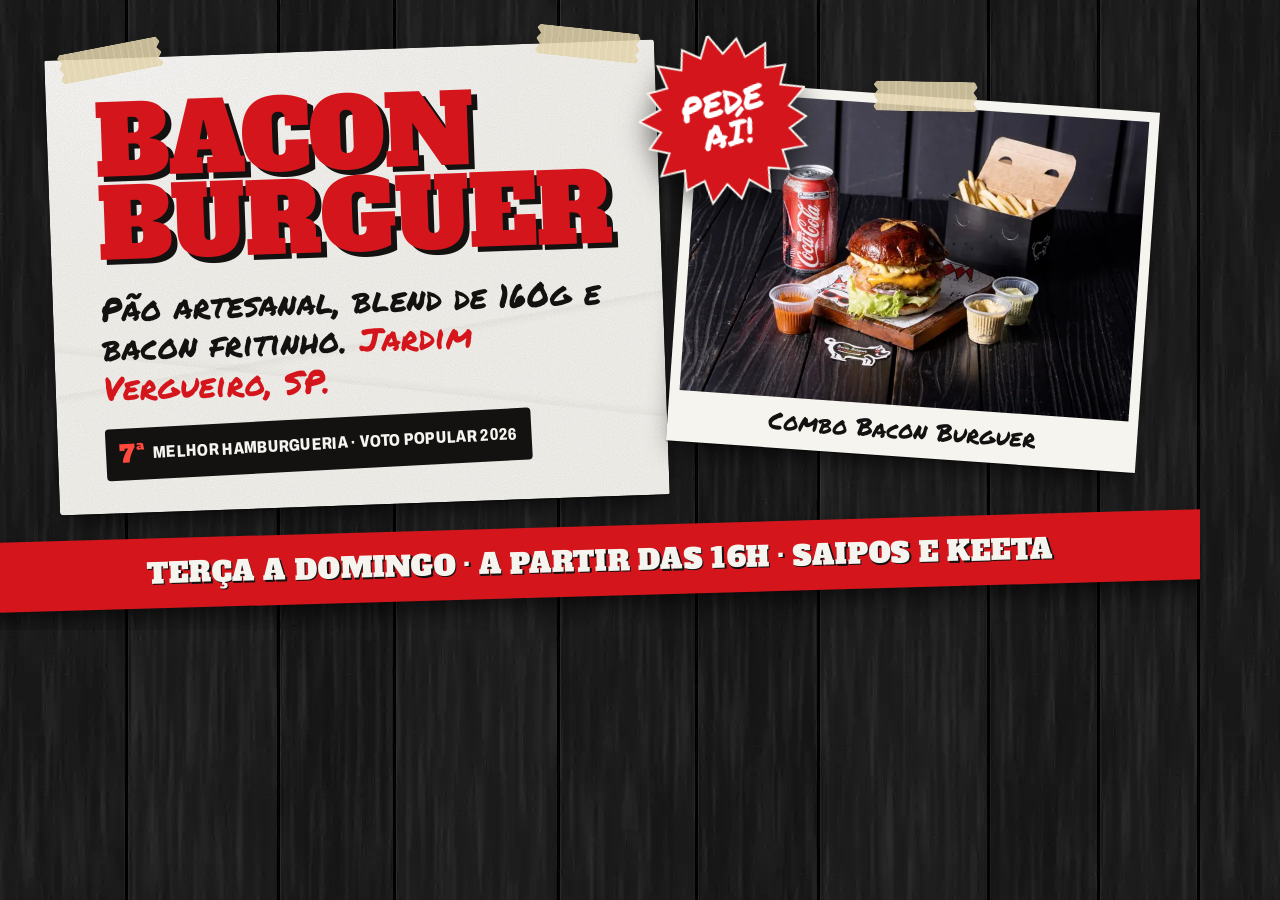
<file: .impeccable/og/og-src.html>
<!doctype html>
<html lang="pt-BR"><head><meta charset="utf-8">
<link rel="stylesheet" href="/assets/css/style.css">
<style>
  html,body{margin:0;width:1200px;height:630px;overflow:hidden;padding:0}
  body{position:relative;background-size:1200px 900px}
  .og-cartaz{position:absolute;left:52px;top:66px;width:610px;padding:44px 48px 36px;--r:-2deg}
  .og-cartaz .letreiro{font-size:6rem;line-height:.86}
  .og-cartaz .pincel{margin-top:22px;font-size:2.05rem;line-height:1.2;color:var(--tinta)}
  .og-cartaz .pincel em{font-style:normal;color:var(--vermelho)}
  .og-foto{position:absolute;right:52px;top:96px;width:470px;--r:4deg}
  .og-foto figcaption{font-size:1.5rem}
  .og-estrela{position:absolute;left:640px;top:34px;width:170px;height:170px;transform:rotate(-12deg);display:grid;place-items:center;color:#fff;filter:drop-shadow(0 10px 14px rgba(0,0,0,.6))}
  .og-estrela svg{position:absolute;inset:0;width:100%;height:100%;fill:var(--vermelho);stroke:var(--papel);stroke-width:5;paint-order:stroke}
  .og-estrela span{position:relative;font-family:var(--f-pincel);font-size:2.1rem;line-height:.95;text-align:center;text-transform:uppercase}
  .og-faixa{position:absolute;left:-40px;right:-40px;bottom:34px;transform:rotate(-1.6deg);background:var(--vermelho);padding:14px 0;text-align:center;box-shadow:0 18px 30px -14px rgba(0,0,0,.8)}
  .og-faixa span{font-family:var(--f-letreiro);text-transform:uppercase;color:var(--papel);font-size:1.75rem;text-shadow:.05em .05em 0 var(--tinta);letter-spacing:.01em}
  .og-premio{margin-top:18px;display:inline-flex;align-items:center;gap:.5rem;padding:8px 14px;background:var(--tinta);color:var(--papel);font-family:var(--f-corpo);font-weight:800;font-stretch:80%;text-transform:uppercase;letter-spacing:.02em;font-size:1.05rem;border-radius:4px;transform:rotate(-1deg)}
  .og-premio b{font-family:var(--f-letreiro);font-weight:400;color:var(--vermelho-vivo);font-size:1.5rem}
  .og-cartaz{top:50px!important}
</style></head>
<body>
<svg width="0" height="0" style="position:absolute"><symbol id="burst" viewBox="-4 -4 208 208"><polygon points="100.0,-2.0 113.5,23.2 133.2,8.8 139.0,32.5 165.6,21.9 159.8,49.9 184.0,51.5 173.3,73.3 200.5,82.3 178.0,100.0 195.5,116.8 173.3,126.7 188.3,151.0 159.8,150.1 162.4,174.3 139.0,167.5 134.9,195.8 113.5,176.8 100.0,197.0 86.5,176.8 65.1,195.8 61.0,167.5 37.6,174.3 40.2,150.1 11.7,151.0 26.7,126.7 4.5,116.8 22.0,100.0 -0.5,82.3 26.7,73.3 16.0,51.5 40.2,49.9 34.4,21.9 61.0,32.5 66.8,8.8 86.5,23.2"/></symbol></svg>
<div class="cartaz og-cartaz">
  <span class="fita fita--e"></span><span class="fita fita--d"></span>
  <div class="letreiro"><span class="letreiro__linha">Bacon</span><span class="letreiro__linha">Burguer</span></div>
  <p class="pincel">Pão artesanal, blend de 160g e bacon fritinho. <em>Jardim Vergueiro, SP.</em></p>
  <p class="og-premio"><b>7ª</b> melhor hamburgueria · voto popular 2026</p>
</div>
<figure class="foto-colada og-foto" style="margin:0">
  <span class="fita fita--topo"></span>
  <img src="/assets/img/combo-bacon.webp" width="700" height="467" alt="">
  <figcaption class="pincel">Combo Bacon Burguer</figcaption>
</figure>
<div class="og-estrela"><svg><use href="#burst"/></svg><span>Pede<br>aí!</span></div>
<div class="og-faixa"><span>Terça a domingo · a partir das 16h · Saipos e Keeta</span></div>
</body></html>
</file>
<file: assets/css/style.css>
/* ============================================================
   Bacon Burguer · parede de cartazes de letrista
   ============================================================ */

@font-face {
  font-family: "Letreiro";
  src: url("../fonts/alfa-slab-one.woff2") format("woff2");
  font-weight: 400;
  font-display: swap;
}
@font-face {
  font-family: "Pincel";
  src: url("../fonts/permanent-marker.woff2") format("woff2");
  font-weight: 400;
  font-display: swap;
}
@font-face {
  font-family: "Archivo";
  src: url("../fonts/archivo-var.woff2") format("woff2-variations"), url("../fonts/archivo-var.woff2") format("woff2");
  font-weight: 100 900;
  font-stretch: 62% 125%;
  font-display: swap;
}

:root {
  --parede: #0c0b0b;
  --papel: #f6f4ef;
  --papel-2: #ebe7de;
  --tinta: #141111;
  --tinta-2: #3b3433;
  --vermelho: #d4161c;
  --vermelho-escuro: #a10e13;
  --vermelho-vivo: #ff4a3d;
  --fita: rgba(226, 211, 170, .86);
  --branco-parede: #f6f4ef;
  --branco-suave: rgba(246, 244, 239, .78);

  --f-letreiro: "Letreiro", "Rockwell Extra Bold", "Rockwell", serif;
  --f-pincel: "Pincel", "Comic Sans MS", cursive;
  --f-corpo: "Archivo", system-ui, sans-serif;

  --gutter: clamp(1rem, 4vw, 2.5rem);
  --largura: 1240px;
  --ease-colar: cubic-bezier(.16, 1, .3, 1);

  --grao-papel: url("data:image/svg+xml,%3Csvg xmlns='http://www.w3.org/2000/svg' width='180' height='180'%3E%3Cfilter id='n'%3E%3CfeTurbulence type='fractalNoise' baseFrequency='.9' numOctaves='2' stitchTiles='stitch'/%3E%3CfeColorMatrix values='0 0 0 0 0 0 0 0 0 0 0 0 0 0 0 0 0 0 .09 0'/%3E%3C/filter%3E%3Crect width='100%25' height='100%25' filter='url(%23n)'/%3E%3C/svg%3E");
  --sombra-papel: 0 1px 1px rgba(0, 0, 0, .45), 0 14px 28px -10px rgba(0, 0, 0, .75);
  --sombra-solta: 0 2px 3px rgba(0, 0, 0, .4), 0 34px 50px -18px rgba(0, 0, 0, .85);

  --grao: url("data:image/svg+xml,%3Csvg xmlns='http://www.w3.org/2000/svg' width='180' height='180'%3E%3Cfilter id='n'%3E%3CfeTurbulence type='fractalNoise' baseFrequency='.85' numOctaves='3' stitchTiles='stitch'/%3E%3CfeColorMatrix values='0 0 0 0 0 0 0 0 0 0 0 0 0 0 0 0 0 0 .55 0'/%3E%3C/filter%3E%3Crect width='100%25' height='100%25' filter='url(%23n)'/%3E%3C/svg%3E");
}

*, *::before, *::after { box-sizing: border-box; }

html {
  scroll-behavior: smooth;
  scroll-padding-top: 1.5rem;
  scrollbar-color: var(--vermelho) #050404;
  -webkit-text-size-adjust: 100%;
  text-size-adjust: 100%;
  overflow-x: clip;
}
::-webkit-scrollbar { width: 12px; }
::-webkit-scrollbar-track { background: #050404; }
::-webkit-scrollbar-thumb { background: var(--vermelho); border: 3px solid #050404; border-radius: 8px; }
::selection { background: var(--vermelho); color: #fff; }

body {
  margin: 0;
  overflow-x: clip;
  color: var(--branco-parede);
  font-family: var(--f-corpo);
  font-size: 1rem;
  line-height: 1.5;
  font-stretch: 100%;
  background-color: var(--parede);
  /* tábuas pretas pintadas, como as paredes da casa */
  /* tábuas pretas pintadas, como as paredes da casa (assets/img/parede.webp, tile 1200x900) */
  background-image: url("../img/parede.webp");
  background-size: 1200px 900px;
  background-position: center top;
}

img { display: block; max-width: 100%; height: auto; }
a { color: inherit; }
p, h1, h2, h3, h4, figure, dl, dd, ol, ul, address { margin: 0; }
ol[role="list"], ul[role="list"] { list-style: none; padding: 0; }
address { font-style: normal; }

:focus-visible {
  outline: 3px solid var(--vermelho-vivo);
  outline-offset: 3px;
  border-radius: 4px;
}

.skip {
  position: absolute;
  left: var(--gutter);
  top: -100px;
  z-index: 50;
  padding: .75rem 1rem;
  background: var(--papel);
  color: var(--tinta);
  font-weight: 800;
}
.skip:focus { top: 1rem; }

.icone { width: 1.25em; height: 1.25em; flex: none; }

/* ---------- tipografia do mundo ---------- */

.pincel { font-family: var(--f-pincel); font-weight: 400; letter-spacing: 0; }

.letreiro {
  font-family: var(--f-letreiro);
  font-weight: 400;
  text-transform: uppercase;
  color: var(--vermelho);
  line-height: .88;
  letter-spacing: -.01em;
  font-size: clamp(3rem, 13.4vw, 6rem);
  /* sombra pintada de abridor de letras */
  text-shadow: .055em .055em 0 var(--tinta);
}
.letreiro__linha { display: block; }

.letreiro-parede {
  font-family: var(--f-letreiro);
  font-weight: 400;
  text-transform: uppercase;
  font-size: clamp(2.5rem, 8vw, 5rem);
  line-height: .9;
  color: var(--branco-parede);
  text-shadow: .06em .06em 0 var(--vermelho);
  text-wrap: balance;
}

/* ---------- papel, fita, foto colada ---------- */

.cartaz {
  position: relative;
  color: var(--tinta);
  background-color: var(--papel);
  background-image:
    var(--grao-papel),
    radial-gradient(120% 80% at 15% 0%, rgba(255, 255, 255, .55), transparent 55%),
    linear-gradient(172deg, transparent 62%, rgba(0, 0, 0, .035) 62.4%, transparent 64%),
    linear-gradient(8deg, transparent 30%, rgba(0, 0, 0, .03) 30.3%, transparent 32%);
  background-size: 180px 180px, auto, auto, auto;
  background-blend-mode: multiply, normal, normal, normal;
  border-radius: 2px 3px 2px 4px;
  box-shadow: var(--sombra-papel);
  transform: rotate(var(--r, 0deg));
  transition: transform .5s var(--ease-colar), box-shadow .5s var(--ease-colar);
}
.cartaz--vermelho {
  color: var(--papel);
  background-color: var(--vermelho);
  background-image:
    var(--grao-papel),
    radial-gradient(120% 80% at 15% 0%, rgba(255, 255, 255, .14), transparent 55%);
  background-size: 180px 180px, auto;
  background-blend-mode: multiply, normal;
}

.fita {
  position: absolute;
  z-index: 3;
  width: 104px;
  height: 30px;
  background:
    repeating-linear-gradient(90deg, rgba(255, 255, 255, .12) 0 2px, transparent 2px 7px),
    var(--fita);
  clip-path: polygon(3% 0, 97% 0, 100% 18%, 96% 36%, 100% 54%, 96% 72%, 100% 90%, 97% 100%, 3% 100%, 0 84%, 4% 66%, 0 48%, 4% 30%, 0 12%);
  pointer-events: none;
  transform-origin: center;
}
.fita--e { top: -13px; left: 14px; transform: rotate(-9deg); }
.fita--d { top: -13px; right: 14px; transform: rotate(8deg); }
.fita--topo { top: -15px; left: 50%; transform: translateX(-50%) rotate(-3deg); }

.foto-colada {
  position: relative;
  background: var(--papel);
  padding: 10px 10px 0;
  box-shadow: var(--sombra-papel);
  transform: rotate(var(--r, 0deg));
  transition: transform .5s var(--ease-colar), box-shadow .5s var(--ease-colar);
}
.foto-colada img { width: 100%; }
.foto-colada figcaption {
  color: var(--tinta);
  text-align: center;
  font-size: 1.15rem;
  line-height: 1.2;
  padding: .6rem .5rem .75rem;
}

/* ---------- botões pintados ---------- */

.botao {
  display: inline-flex;
  align-items: center;
  justify-content: center;
  gap: .55em;
  min-height: 48px;
  padding: .7em 1.2em;
  border: 3px solid var(--tinta);
  border-radius: 5px 3px 6px 3px;
  font-family: var(--f-corpo);
  font-weight: 800;
  font-stretch: 82%;
  font-size: 1rem;
  line-height: 1.1;
  letter-spacing: .03em;
  text-transform: uppercase;
  text-decoration: none;
  cursor: pointer;
  transition: transform .25s var(--ease-colar), background-color .2s, color .2s;
}
.botao .icone { transition: transform .25s var(--ease-colar); }
.botao:hover { transform: translateY(-2px) rotate(-1deg); }
.botao:hover .icone { transform: translateX(2px); }
.botao:active { transform: translateY(1px); }

.botao--vermelho { background: var(--vermelho); color: #fff; }
.botao--vermelho:hover { background: var(--vermelho-escuro); }
.botao--tinta { background: var(--tinta); color: var(--papel); }
.botao--tinta:hover { background: #2a2423; }
.botao--papel { background: var(--papel); color: var(--tinta); }
.botao--papel:hover { background: #fff; }
.botao--grande { font-size: clamp(1rem, 2.4vw, 1.15rem); min-height: 56px; padding: .8em 1.4em; }

/* ---------- easter egg do porco ---------- */

[data-porco] { cursor: pointer; }
[data-porco].is-cutucado { animation: cutucada .35s var(--ease-colar); }
@keyframes cutucada {
  0% { transform: scale(1); }
  40% { transform: scale(1.18, .86) rotate(-6deg); }
  100% { transform: scale(1); }
}
.oinc {
  position: fixed;
  z-index: 60;
  padding: .45rem .9rem .5rem;
  font-family: var(--f-pincel);
  font-size: 1.8rem;
  line-height: 1;
  color: var(--vermelho);
  background: var(--papel);
  border: 3px solid var(--tinta);
  border-radius: 1.4rem 1.4rem 1.4rem .3rem;
  box-shadow: 0 10px 18px -6px rgba(0, 0, 0, .7);
  pointer-events: none;
  animation: oinc 2.2s var(--ease-colar) both;
}
@keyframes oinc {
  0% { opacity: 0; transform: translateY(10px) scale(.6) rotate(-8deg); }
  14% { opacity: 1; transform: translateY(0) scale(1.08) rotate(-4deg); }
  24% { transform: scale(1) rotate(-4deg); }
  80% { opacity: 1; transform: translateY(-6px) rotate(-4deg); }
  100% { opacity: 0; transform: translateY(-22px) rotate(-4deg); }
}
.chuva-bacon {
  position: fixed;
  inset: 0;
  z-index: 55;
  overflow: hidden;
  pointer-events: none;
}
.chuva-bacon svg {
  position: absolute;
  top: 0;
  height: auto;
  aspect-ratio: 120 / 34;
  filter: drop-shadow(0 6px 6px rgba(0, 0, 0, .45));
}

/* ---------- topo ---------- */

.topo {
  position: relative;
  z-index: 10;
  display: flex;
  align-items: flex-start;
  gap: clamp(.75rem, 2vw, 2rem);
  max-width: var(--largura);
  margin: 0 auto;
  padding: .9rem var(--gutter) 0;
}
.marca {
  display: flex;
  align-items: center;
  gap: .6rem;
  text-decoration: none;
  margin-top: .2rem;
}
.marca__porco { width: 62px; height: 36px; --pig-fill: var(--papel); --pig-ink: var(--tinta); transition: transform .35s var(--ease-colar); }
.marca:hover .marca__porco { transform: rotate(-6deg) translateX(-2px); }
.marca__nome {
  font-family: var(--f-letreiro);
  text-transform: uppercase;
  font-size: 1rem;
  line-height: .95;
  color: var(--papel);
}
.topo__nav {
  display: none;
  flex: 1;
  justify-content: center;
  gap: clamp(1rem, 3vw, 2.5rem);
  margin-top: .85rem;
}
.topo__nav a {
  font-weight: 750;
  font-stretch: 80%;
  text-transform: uppercase;
  letter-spacing: .06em;
  font-size: .95rem;
  text-decoration: none;
  padding: .3rem 0;
  background: linear-gradient(var(--vermelho), var(--vermelho)) 0 100% / 0 3px no-repeat;
  transition: background-size .35s var(--ease-colar);
}
.topo__nav a:hover { background-size: 100% 3px; }
.topo__pedir { display: none; margin-top: .1rem; padding-inline: 1em; }

/* placa ABERTO / FECHADO pendurada */
.placa {
  margin-left: auto;
  margin-top: -.9rem;
  display: flex;
  flex-direction: column;
  align-items: center;
  text-decoration: none;
  transform-origin: 50% 0;
}
.placa__fio {
  position: relative;
  width: 58px;
  height: 22px;
  background:
    linear-gradient(to top left, transparent calc(50% - 1px), #a39d94 50%, transparent calc(50% + 1px)) left / 50% 100% no-repeat,
    linear-gradient(to top right, transparent calc(50% - 1px), #a39d94 50%, transparent calc(50% + 1px)) right / 50% 100% no-repeat;
}
.placa__fio::before {
  content: "";
  position: absolute;
  top: -3px;
  left: 50%;
  width: 7px;
  height: 7px;
  margin-left: -3.5px;
  border-radius: 50%;
  background: #7d776f;
  box-shadow: 0 1px 2px rgba(0, 0, 0, .8);
}
.placa__corpo {
  display: flex;
  flex-direction: column;
  align-items: center;
  min-width: 108px;
  padding: .3rem .7rem .35rem;
  background: var(--papel);
  color: var(--tinta);
  border: 3px solid var(--tinta);
  outline: 2px solid var(--papel);
  border-radius: 4px;
  box-shadow: 0 10px 18px -6px rgba(0, 0, 0, .8);
}
.placa__estado {
  font-family: var(--f-letreiro);
  text-transform: uppercase;
  font-size: .95rem;
  line-height: 1.1;
}
.placa__detalhe {
  font-size: .72rem;
  font-weight: 700;
  font-stretch: 80%;
  text-transform: uppercase;
  letter-spacing: .05em;
  line-height: 1.2;
  color: var(--tinta-2);
}
.placa[data-state="aberto"] .placa__estado { color: var(--vermelho); }
.placa[data-state="aberto"] .placa__corpo { border-color: var(--vermelho); }
.placa.is-balancando { animation: balanco 1.8s var(--ease-colar) both; }
/* últimos 30 minutos: a placa vira vermelha e pisca feito letreiro */
.placa[data-state="ultimos"] .placa__corpo { background: var(--vermelho); border-color: var(--tinta); animation: pisca 1.1s steps(1, end) infinite; }
.placa[data-state="ultimos"] .placa__estado { color: #fff; font-size: .82rem; }
.placa[data-state="ultimos"] .placa__detalhe { color: #fff; }
@keyframes pisca {
  0%, 100% { background: var(--vermelho); }
  50% { background: var(--vermelho-escuro); }
}
@keyframes balanco {
  0% { transform: rotate(11deg); }
  22% { transform: rotate(-7deg); }
  44% { transform: rotate(4deg); }
  66% { transform: rotate(-2deg); }
  84% { transform: rotate(.8deg); }
  100% { transform: rotate(0); }
}

/* ---------- abertura ---------- */

.abertura {
  position: relative;
  display: grid;
  grid-template-columns: minmax(0, 1fr);
  max-width: var(--largura);
  margin: 0 auto;
  padding: 2.25rem var(--gutter) 3.5rem;
}
.abertura__cartaz {
  --r: -1.2deg;
  grid-row: 1;
  grid-column: 1;
  padding: clamp(2rem, 6vw, 3.5rem) clamp(1.25rem, 5vw, 3.5rem) clamp(1.5rem, 4vw, 2.5rem);
  z-index: 1;
}
.abertura__recado {
  margin-top: clamp(1.1rem, 3vw, 1.75rem);
  font-size: clamp(1.25rem, 3.2vw, 1.75rem);
  line-height: 1.25;
  max-width: 24ch;
  color: var(--tinta);
}
.abertura__recado em { font-style: normal; color: var(--vermelho); }
.abertura__acoes {
  display: flex;
  flex-wrap: wrap;
  gap: .8rem;
  margin-top: clamp(1.5rem, 4vw, 2.25rem);
}
.abertura__rodape {
  display: flex;
  align-items: center;
  gap: .4rem;
  margin-top: 1.5rem;
  padding-top: 1rem;
  border-top: 2px dashed rgba(20, 17, 17, .22);
  font-weight: 650;
  font-stretch: 88%;
  font-size: .95rem;
  color: var(--tinta-2);
}
.abertura__rodape a { text-decoration-thickness: 2px; text-underline-offset: 3px; text-decoration-color: var(--vermelho); }
.abertura__rodape .icone { color: var(--vermelho); }

.abertura__foto {
  --r: 2.6deg;
  grid-row: 2;
  grid-column: 1;
  justify-self: end;
  width: min(84%, 520px);
  margin-top: 1.75rem;
  z-index: 2;
}
.estrela {
  grid-row: 2;
  grid-column: 1;
  justify-self: start;
  align-self: start;
  position: relative;
  z-index: 3;
  display: grid;
  place-items: center;
  width: clamp(104px, 28vw, 158px);
  aspect-ratio: 1;
  margin-top: .75rem;
  color: #fff;
  text-decoration: none;
  transform: rotate(-10deg);
  transition: transform .4s var(--ease-colar);
  filter: drop-shadow(0 10px 14px rgba(0, 0, 0, .6));
}
.estrela svg { position: absolute; inset: 0; width: 100%; height: 100%; fill: var(--vermelho); stroke: var(--papel); stroke-width: 5; paint-order: stroke; }
.estrela__texto {
  position: relative;
  font-family: var(--f-pincel);
  font-size: clamp(1.25rem, 4.2vw, 1.9rem);
  line-height: .95;
  text-align: center;
  text-transform: uppercase;
}
.estrela:hover { transform: rotate(4deg) scale(1.06); }
.seta-pincel { display: none; }

/* ---------- faixa ---------- */

.faixa-moldura {
  overflow: hidden;
  padding: clamp(1rem, 3vw, 2.5rem) 0 1.5rem;
}
.faixa {
  position: relative;
  width: 112vw;
  margin-left: -6vw;
  padding: .85rem 0;
  overflow: hidden;
  background-color: var(--vermelho);
  background-image: var(--grao), repeating-linear-gradient(0deg, rgba(0, 0, 0, .05) 0 1px, transparent 1px 4px);
  background-size: 180px 180px, auto;
  background-blend-mode: multiply, normal;
  transform: rotate(-1.6deg);
  box-shadow: 0 18px 30px -14px rgba(0, 0, 0, .8);
}
.faixa__trilho {
  display: flex;
  align-items: center;
  gap: 1.4rem;
  width: max-content;
  animation: faixa 38s linear infinite;
}
.faixa__trilho span {
  font-family: var(--f-letreiro);
  text-transform: uppercase;
  white-space: nowrap;
  font-size: clamp(1.15rem, 2.6vw, 1.6rem);
  color: var(--papel);
  text-shadow: .05em .05em 0 var(--tinta);
}
.faixa__trilho svg { width: 46px; height: 27px; flex: none; --pig-fill: var(--papel); --pig-ink: var(--tinta); }
@keyframes faixa { to { transform: translateX(-50%); } }

/* ---------- seções ---------- */

.secao {
  max-width: var(--largura);
  margin: 0 auto;
  padding: clamp(4.5rem, 10vw, 8rem) var(--gutter) 0;
}
.secao__cabeca {
  display: flex;
  flex-wrap: wrap;
  align-items: baseline;
  gap: .5rem 1.5rem;
  margin-bottom: clamp(2.5rem, 6vw, 4.5rem);
}
.secao__nota {
  font-size: clamp(1.25rem, 3vw, 1.6rem);
  color: var(--vermelho-vivo);
  transform: rotate(-3deg);
}

/* ---------- mural de ofertas ---------- */

.mural {
  display: grid;
  grid-template-columns: minmax(0, 1fr);
  gap: 3.25rem;
}
.oferta {
  display: flex;
  flex-direction: column;
  padding: 14px 14px clamp(1.25rem, 3vw, 1.75rem);
}
.oferta:hover { transform: rotate(calc(var(--r, 0deg) * .3)) translateY(-5px); box-shadow: var(--sombra-solta); }
.oferta__foto { position: relative; }
.oferta__foto img {
  width: 100%;
  aspect-ratio: 3 / 2;
  object-fit: cover;
  border-radius: 1px;
}
.oferta__corpo {
  display: flex;
  flex-direction: column;
  align-items: flex-start;
  padding: 1.1rem clamp(.4rem, 1.5vw, .9rem) 0;
}
.oferta__num {
  position: absolute;
  z-index: 4;
  top: 4px;
  right: 6px;
  display: grid;
  place-items: center;
  min-width: 3.6rem;
  height: 3.6rem;
  padding: 0 .55rem;
  border-radius: 1.8rem;
  background: var(--vermelho);
  color: #fff;
  font-size: 1.15rem;
  line-height: 1;
  white-space: nowrap;
  transform: rotate(9deg);
  box-shadow: 0 6px 12px -4px rgba(0, 0, 0, .6);
}
.oferta__nome {
  font-family: var(--f-letreiro);
  font-weight: 400;
  text-transform: uppercase;
  font-size: clamp(1.75rem, 6.5vw, 2.25rem);
  line-height: .95;
  color: var(--tinta);
  text-shadow: .05em .05em 0 rgba(212, 22, 28, .9);
  text-wrap: balance;
}
.oferta__chamada {
  margin-top: .45rem;
  font-size: 1.2rem;
  line-height: 1.25;
  color: var(--vermelho);
}
.oferta__desc {
  margin-top: .65rem;
  max-width: 42ch;
  font-size: 1rem;
  line-height: 1.5;
  color: var(--tinta-2);
}
.preco {
  display: flex;
  align-items: flex-start;
  margin: 1rem 0 1.15rem;
  font-family: var(--f-pincel);
  color: var(--vermelho);
  line-height: .8;
}
.preco__rs { font-size: 1.35rem; margin: .35rem .3rem 0 0; }
.preco__int { font-size: clamp(4rem, 14vw, 4.75rem); letter-spacing: -.02em; }
.preco__cent {
  font-size: 1.7rem;
  margin: .15rem 0 0 .1rem;
  padding-bottom: .25rem;
  border-bottom: 3px solid currentColor;
}

.cartaz--vermelho .oferta__nome { color: var(--papel); text-shadow: .05em .05em 0 var(--tinta); }
.cartaz--vermelho .oferta__chamada,
.cartaz--vermelho .preco { color: var(--papel); }
.cartaz--vermelho .oferta__desc { color: #fff; }
.cartaz--vermelho .oferta__num { background: var(--tinta); }


/* ---------- combo ---------- */

.combo {
  display: grid;
  gap: 1.25rem;
  padding: 14px 14px clamp(1.5rem, 4vw, 2rem);
  margin-bottom: clamp(3.5rem, 8vw, 5.5rem);
}
.combo__foto img { width: 100%; aspect-ratio: 3 / 2; object-fit: cover; }
.combo__corpo { display: flex; flex-direction: column; align-items: flex-start; padding-inline: clamp(.4rem, 2vw, 1rem); }
.combo__selo {
  position: absolute;
  z-index: 4;
  top: -1.6rem;
  left: -1rem;
  display: grid;
  place-items: center;
  width: clamp(96px, 24vw, 128px);
  aspect-ratio: 1;
  color: #fff;
  transform: rotate(-12deg);
  filter: drop-shadow(0 8px 12px rgba(0, 0, 0, .55));
}
.combo__selo svg { position: absolute; inset: 0; width: 100%; height: 100%; fill: var(--vermelho); stroke: var(--papel); stroke-width: 5; paint-order: stroke; }
.combo__selo span { position: relative; font-family: var(--f-pincel); text-transform: uppercase; font-size: clamp(1.1rem, 3.6vw, 1.5rem); }
.combo__nome {
  font-family: var(--f-letreiro);
  font-weight: 400;
  text-transform: uppercase;
  font-size: clamp(2rem, 7vw, 3.4rem);
  line-height: .92;
  color: var(--tinta);
  text-shadow: .05em .05em 0 var(--vermelho);
  text-wrap: balance;
}
.combo__soma { margin-top: .7rem; font-size: clamp(1.2rem, 3.4vw, 1.5rem); line-height: 1.3; color: var(--tinta); }
.combo__soma b { color: var(--vermelho); font-weight: 400; font-size: 1.35em; }
.combo__fecho { display: flex; flex-wrap: wrap; align-items: center; gap: .5rem 1.5rem; margin-top: 1.1rem; }
.combo__fecho .preco { margin: 0; }

/* ---------- abas do cardápio ---------- */

.cardapio__barra {
  display: flex;
  flex-wrap: wrap;
  align-items: center;
  justify-content: space-between;
  gap: 1rem 1.5rem;
  margin-bottom: clamp(1.5rem, 4vw, 3rem);
}
.abas { display: flex; flex-wrap: wrap; gap: .6rem .7rem; }
.aba {
  display: inline-flex;
  align-items: center;
  gap: .5rem;
  min-height: 48px;
  padding: .5rem 1rem;
  font-family: var(--f-letreiro);
  font-size: clamp(1rem, 3.6vw, 1.2rem);
  text-transform: uppercase;
  color: var(--tinta);
  background: var(--papel);
  border: 3px solid var(--tinta);
  border-radius: 5px 3px 6px 3px;
  box-shadow: 0 8px 14px -6px rgba(0, 0, 0, .7);
  cursor: pointer;
  transform: rotate(-1.5deg);
  transition: transform .3s var(--ease-colar), background-color .2s, color .2s;
}
.aba:nth-child(2) { transform: rotate(1.2deg); }
.aba:nth-child(3) { transform: rotate(-.6deg); }
.aba:hover { transform: translateY(-2px) rotate(-1deg); }
.aba[aria-selected="true"] { background: var(--vermelho); color: #fff; transform: translateY(-4px) rotate(-2deg); }
.aba__qtd {
  display: grid;
  place-items: center;
  min-width: 1.6rem;
  height: 1.6rem;
  border-radius: 50%;
  font-family: var(--f-pincel);
  font-size: .95rem;
  background: var(--vermelho);
  color: #fff;
}
.aba[aria-selected="true"] .aba__qtd { background: var(--papel); color: var(--vermelho); }

.sorteio { min-height: 52px; }
.sorteio__porco { width: 40px; height: 23px; --pig-fill: var(--papel); --pig-ink: var(--tinta); transition: transform .3s var(--ease-colar); }
.sorteio:hover .sorteio__porco { transform: rotate(-10deg); }
.sorteio.is-sorteando .sorteio__porco { animation: fucinho .5s linear infinite; }
@keyframes fucinho {
  0%, 100% { transform: rotate(0); }
  25% { transform: rotate(-14deg) translateX(-2px); }
  75% { transform: rotate(10deg) translateX(2px); }
}

.painel__titulo {
  font-family: var(--f-letreiro);
  font-weight: 400;
  text-transform: uppercase;
  font-size: clamp(2.1rem, 6.4vw, 3.4rem);
  line-height: .9;
  color: var(--branco-parede);
  text-shadow: .06em .06em 0 var(--vermelho);
  margin: 0 0 2.5rem;
}
.painel + .painel { margin-top: clamp(4rem, 9vw, 6rem); }
.js .painel + .painel { margin-top: 0; }
.js .painel__titulo, .sr-only {
  position: absolute;
  width: 1px;
  height: 1px;
  margin: -1px;
  padding: 0;
  overflow: hidden;
  clip-path: inset(50%);
  white-space: nowrap;
  border: 0;
}
.painel__dica {
  display: flex;
  align-items: center;
  gap: .5rem;
  margin-bottom: .1rem;
  font-size: 1.15rem;
  color: var(--vermelho-vivo);
}
.painel__dica svg { width: 46px; height: 16px; }
.cardapio__completo { display: flex; justify-content: center; margin-top: clamp(2.5rem, 6vw, 4rem); }

/* o escolhido pelo porco: circulado de pincel vermelho */
.oferta.is-escolhido { box-shadow: var(--sombra-solta); }
.oferta.is-escolhido::after {
  content: "";
  position: absolute;
  inset: -30px -26px;
  z-index: 5;
  pointer-events: none;
  background: url("data:image/svg+xml,%3Csvg xmlns='http://www.w3.org/2000/svg' viewBox='0 0 200 300' preserveAspectRatio='none'%3E%3Cpath d='M30 12C80 2 160 4 186 30c14 60 10 180 0 246-40 22-130 22-170 6C2 220 4 90 14 34 20 18 44 10 70 8' fill='none' stroke='%23d4161c' stroke-width='5' stroke-linecap='round' vector-effect='non-scaling-stroke'/%3E%3C/svg%3E") center / 100% 100% no-repeat;
  animation: circula .6s var(--ease-colar) both;
}
@keyframes circula {
  from { opacity: 0; transform: scale(1.08) rotate(-2deg); }
  to { opacity: 1; transform: none; }
}
.oferta.is-escolhido .oferta__chamada::before {
  content: "O porco escolheu! ";
  color: var(--vermelho);
}
.cartaz--vermelho.is-escolhido .oferta__chamada::before { color: var(--papel); }
.oferta--retrato .oferta__foto img { aspect-ratio: 4 / 5; }
.oferta--salao .oferta__num { background: var(--tinta); }

/* ---------- avaliações ---------- */

.frase-parede { margin: 0 0 clamp(2.5rem, 6vw, 4rem); }
.frase-parede blockquote { margin: 0; }
.frase-parede p {
  font-family: var(--f-pincel);
  font-size: clamp(2.2rem, 7.5vw, 4.4rem);
  line-height: 1.05;
  color: var(--papel);
  max-width: 11em;
  text-wrap: balance;
}
.frase-parede p::before { content: "“"; color: var(--vermelho-vivo); margin-right: .05em; }
.frase-parede p::after { content: "”"; color: var(--vermelho-vivo); margin-left: .05em; }
.frase-parede figcaption { margin-top: .75rem; font-size: 1.25rem; color: var(--vermelho-vivo); transform: rotate(-2deg); transform-origin: left; }

.bilhete {
  display: flex;
  flex-direction: column;
  padding: 1.6rem 1.35rem 1.4rem;
  background-image:
    var(--grao-papel),
    repeating-linear-gradient(180deg, transparent 0 1.55rem, rgba(20, 17, 17, .09) 1.55rem calc(1.55rem + 1px));
  background-size: 180px 180px, auto;
  background-position: 0 0, 0 .55rem;
  /* papel arrancado do bloco: borda de cima picotada */
  clip-path: polygon(0 6px, 4% 0, 9% 5px, 15% 1px, 21% 6px, 28% 0, 35% 5px, 42% 1px, 49% 6px, 56% 0, 63% 5px, 70% 1px, 77% 6px, 84% 0, 91% 5px, 100% 1px, 100% 100%, 0 100%);
}
.bilhete .fita--topo { top: 2px; }
.bilhete__estrelas { display: flex; gap: .15rem; color: var(--vermelho); }
.bilhete__estrelas svg { width: 1.3rem; height: 1.3rem; }
.bilhete__texto { margin: .8rem 0 0; font-size: 1.02rem; line-height: 1.55; color: var(--tinta); }
.bilhete__nome { margin-top: 1rem; font-size: 1.4rem; line-height: 1.1; color: var(--vermelho); }
.bilhete__detalhe { margin-top: .25rem; font-size: .8rem; font-weight: 700; font-stretch: 82%; text-transform: uppercase; letter-spacing: .04em; color: var(--tinta-2); }
.avaliacoes__dica { margin-bottom: .1rem; }

/* ---------- prêmio ---------- */

.medalha {
  position: absolute;
  z-index: 4;
  top: clamp(-3.4rem, -7vw, -2.4rem);
  right: clamp(-1.6rem, -3vw, -.6rem);
  width: clamp(88px, 24vw, 128px);
  transform: rotate(8deg);
  transition: transform .4s var(--ease-colar);
  filter: drop-shadow(0 10px 14px rgba(0, 0, 0, .55));
}
.medalha svg { display: block; width: 100%; height: auto; overflow: visible; }
.medalha:hover { transform: rotate(-4deg) scale(1.05); }
.medalha__aro { font-family: var(--f-corpo); font-weight: 800; font-stretch: 75%; font-size: 10.5px; letter-spacing: .02em; fill: var(--tinta); }
.medalha__num { font-family: var(--f-letreiro); font-size: 38px; fill: var(--papel); }

.premio {
  display: grid;
  grid-template-columns: minmax(0, 1fr);
  gap: 2.75rem;
  align-items: center;
  margin-bottom: clamp(4rem, 9vw, 6rem);
}
.premio__foto { width: min(72%, 300px); justify-self: center; }
.premio__cartaz { padding: clamp(2rem, 5vw, 2.75rem) clamp(1.25rem, 4vw, 2.5rem); }
.premio__titulo {
  font-family: var(--f-letreiro);
  text-transform: uppercase;
  font-size: clamp(1.9rem, 6vw, 3.1rem);
  line-height: .95;
  color: var(--tinta);
  text-shadow: .05em .05em 0 var(--vermelho);
  text-wrap: balance;
}
.premio__num {
  display: inline-block;
  margin-right: .1em;
  font-size: 1.9em;
  line-height: .8;
  color: var(--vermelho);
  text-shadow: .05em .05em 0 var(--tinta);
  vertical-align: -.12em;
}
.premio__fonte {
  margin-top: 1rem;
  font-weight: 800;
  font-stretch: 82%;
  text-transform: uppercase;
  letter-spacing: .04em;
  font-size: .9rem;
  color: var(--tinta-2);
}
.premio__valeu { margin-top: .9rem; font-size: clamp(1.3rem, 3.4vw, 1.6rem); color: var(--vermelho); }

/* ---------- a casa ---------- */

.casa__grade {
  display: grid;
  grid-template-columns: repeat(12, minmax(0, 1fr));
  gap: 2.5rem 1rem;
  align-items: start;
}
.casa__texto {
  grid-column: 1 / -1;
  padding: clamp(1.75rem, 5vw, 2.75rem) clamp(1.25rem, 4vw, 2.5rem);
  font-size: clamp(1.1rem, 2.4vw, 1.3rem);
  line-height: 1.5;
  font-weight: 500;
}
.casa__texto p + p { margin-top: .9rem; }
.casa__abre {
  font-family: var(--f-letreiro);
  text-transform: uppercase;
  font-size: clamp(1.8rem, 5vw, 2.6rem);
  line-height: .95;
  color: var(--vermelho);
  text-shadow: .05em .05em 0 var(--tinta);
}
.casa__convite { font-size: clamp(1.3rem, 3vw, 1.6rem); color: var(--vermelho); }
.casa__foto--a { grid-column: 1 / span 7; }
.casa__foto--b { grid-column: 8 / -1; margin-top: 3.5rem; }
.casa__foto img { aspect-ratio: 3 / 4; object-fit: cover; }

/* ---------- onde fica ---------- */

.onde__grade {
  display: grid;
  grid-template-columns: minmax(0, 1fr);
  gap: 3rem;
  align-items: start;
}
.horario, .endereco { padding: clamp(1.75rem, 4vw, 2.5rem) clamp(1.25rem, 3vw, 2rem); }
.horario__titulo, .endereco__titulo {
  font-family: var(--f-letreiro);
  font-weight: 400;
  text-transform: uppercase;
  font-size: clamp(1.9rem, 5vw, 2.4rem);
  line-height: .95;
  color: var(--vermelho);
  text-shadow: .05em .05em 0 var(--tinta);
}
.endereco__titulo { color: var(--tinta); text-shadow: .05em .05em 0 var(--vermelho); }
.horario__lista { margin-top: 1.25rem; }
.horario__lista > div {
  position: relative;
  display: flex;
  justify-content: space-between;
  align-items: baseline;
  gap: 1rem;
  padding: .8rem 0;
  border-bottom: 2px dashed rgba(20, 17, 17, .22);
}
.horario__lista dt {
  font-weight: 800;
  font-stretch: 82%;
  text-transform: uppercase;
  letter-spacing: .03em;
}
.horario__lista dd { font-family: var(--f-pincel); font-size: 1.3rem; line-height: 1.1; white-space: nowrap; }
.horario__lista [data-hoje] dt::after {
  content: "hoje";
  display: inline-block;
  margin-left: .5rem;
  padding: .1rem .45rem;
  background: var(--vermelho);
  color: #fff;
  font-family: var(--f-pincel);
  font-weight: 400;
  text-transform: none;
  letter-spacing: 0;
  font-size: .85rem;
  transform: rotate(-4deg);
  border-radius: 3px;
}
.horario__hoje { margin-top: 1.1rem; font-size: 1.3rem; line-height: 1.25; color: var(--vermelho); }

.endereco__texto { margin-top: 1rem; font-size: 1.15rem; line-height: 1.45; font-weight: 600; }
.endereco__links { display: grid; gap: .7rem; margin-top: 1.5rem; }
.endereco__links .botao { width: 100%; justify-content: flex-start; text-transform: none; letter-spacing: .01em; font-size: .92rem; font-stretch: 75%; text-align: left; }

.mapa { padding: 10px; }
.mapa::before {
  content: "carregando o mapa…";
  position: absolute;
  inset: 10px;
  display: grid;
  place-items: center;
  font-family: var(--f-pincel);
  font-size: 1.2rem;
  color: var(--tinta-2);
  background: var(--papel-2);
}
.mapa iframe { position: relative; }
.mapa iframe {
  display: block;
  min-height: 260px;
  width: 100%;
  aspect-ratio: 4 / 3;
  border: 0;
  filter: grayscale(1) contrast(1.08);
}

/* ---------- fechamento ---------- */

.fome {
  display: flex;
  flex-direction: column;
  align-items: center;
  text-align: center;
  max-width: var(--largura);
  margin: 0 auto;
  padding: clamp(5.5rem, 12vw, 9rem) var(--gutter) clamp(4rem, 9vw, 6rem);
}
.fome__porco {
  width: clamp(150px, 30vw, 230px);
  height: auto;
  aspect-ratio: 210 / 120;
  --pig-fill: var(--papel);
  --pig-ink: var(--parede);
  filter: drop-shadow(.4rem .4rem 0 var(--vermelho));
}
.fome__titulo {
  margin-top: 1.5rem;
  font-family: var(--f-letreiro);
  font-weight: 400;
  text-transform: uppercase;
  font-size: clamp(2.8rem, 11vw, 6rem);
  line-height: .9;
  text-shadow: .06em .06em 0 var(--vermelho);
  text-wrap: balance;
}
.fome__sub { margin-top: 1rem; font-size: clamp(1.3rem, 3.5vw, 1.8rem); color: var(--vermelho-vivo); }
.fome__acoes { display: flex; flex-wrap: wrap; justify-content: center; gap: .8rem; margin-top: 2.25rem; }

/* ---------- rodapé ---------- */

.bandeja {
  height: clamp(56px, 8vw, 84px);
  background-color: var(--papel);
  background-image: url("../img/bandeja.svg");
  background-size: 220px 220px;
  clip-path: polygon(0 14%, 4% 0, 9% 12%, 15% 2%, 22% 10%, 30% 0, 37% 12%, 45% 3%, 53% 11%, 61% 0, 69% 10%, 77% 2%, 85% 12%, 92% 1%, 100% 10%, 100% 100%, 0 100%);
  transform: rotate(-.6deg);
}
.rodape {
  max-width: var(--largura);
  margin: 0 auto;
  padding: 2.25rem var(--gutter) 2.5rem;
  border-top: 2px dashed rgba(246, 244, 239, .16);
  color: var(--branco-suave);
  font-size: .95rem;
  display: grid;
  gap: .5rem;
}
.rodape__marca { display: flex; align-items: center; gap: .6rem; font-family: var(--f-letreiro); text-transform: uppercase; color: var(--papel); font-size: 1.05rem; }
.rodape__porco { width: 44px; height: 26px; --pig-fill: var(--papel); --pig-ink: var(--parede); }
.rodape__links { display: flex; flex-wrap: wrap; gap: .4rem 1.4rem; }
.rodape__links a { text-decoration-color: var(--vermelho); text-decoration-thickness: 2px; text-underline-offset: 4px; padding: .3rem 0; }
.rodape__links a:hover { color: #fff; }
.rodape__mini { font-size: .82rem; color: rgba(246, 244, 239, .62); }

/* ---------- barra de pedido (celular) ---------- */

.barra-pedido {
  position: fixed;
  z-index: 20;
  left: 0;
  right: 0;
  bottom: 0;
  display: grid;
  grid-template-columns: 1.65fr 1fr;
  gap: .6rem;
  padding: .7rem var(--gutter) calc(.7rem + env(safe-area-inset-bottom));
  background: rgba(12, 11, 11, .94);
  border-top: 3px solid var(--vermelho);
  transform: translateY(115%);
  transition: transform .45s var(--ease-colar);
}
.barra-pedido.is-visivel { transform: none; }
.barra-pedido .botao { min-height: 50px; padding-inline: .8em; }
body { padding-bottom: 80px; }

/* ---------- colagem (o momento autoral) ---------- */

.js .vai-colar {
  opacity: 0;
  transform: rotate(calc(var(--r, 0deg) * 3 + 4deg)) translateY(-28px) scale(1.06);
  box-shadow: var(--sombra-solta);
}
.js .vai-colar .fita { opacity: 0; transform: scaleX(.2) rotate(var(--fita-r, 0deg)); }
.js .colou {
  transition:
    opacity .22s linear calc(var(--i, 0) * 90ms),
    transform .75s var(--ease-colar) calc(var(--i, 0) * 90ms),
    box-shadow .75s var(--ease-colar) calc(var(--i, 0) * 90ms);
}
.js .colou .fita { transition: opacity .2s calc(var(--i, 0) * 90ms + 380ms), transform .35s var(--ease-colar) calc(var(--i, 0) * 90ms + 380ms); }
.fita--e { --fita-r: -9deg; }
.fita--d { --fita-r: 8deg; }
.js .vai-colar .fita--topo { transform: translateX(-50%) scaleX(.2) rotate(-3deg); }

/* ============================================================
   Breakpoints
   ============================================================ */

@media (max-width: 639.98px) {
  /* no celular cada categoria vira uma fileira de cartazes pra arrastar */
  .mural {
    grid-auto-flow: column;
    grid-template-columns: none;
    grid-auto-columns: min(82%, 340px);
    align-items: start;
    gap: 1.25rem;
    margin-inline: calc(var(--gutter) * -1);
    padding: 1.9rem var(--gutter) 2.25rem;
    overflow-x: auto;
    overscroll-behavior-x: contain;
    scroll-snap-type: x mandatory;
    scroll-padding-inline: var(--gutter);
    scrollbar-width: none;
  }
  .mural::-webkit-scrollbar { display: none; }
  .mural > .oferta { scroll-snap-align: center; }
  .oferta.is-escolhido::after { inset: -14px -10px; }
}

@media (max-width: 439.98px) {
  .aba { padding-inline: .75rem; }
  .aba__qtd { display: none; }
}

@media (min-width: 640px) {
  .mural { grid-template-columns: repeat(2, minmax(0, 1fr)); gap: 3.5rem 2rem; }
  .oferta--destaque { grid-column: 1 / -1; }
  .mural > * { align-self: start; }
  .oferta--destaque { display: grid; grid-template-columns: minmax(0, 1.15fr) minmax(0, 1fr); gap: 1.5rem; align-items: center; }
  .oferta--destaque .oferta__foto img { aspect-ratio: 3 / 2; }
  .oferta--destaque .oferta__nome { font-size: clamp(2.2rem, 4.6vw, 3.4rem); }
  .oferta--destaque .preco__int { font-size: clamp(4.75rem, 8vw, 6rem); }
  .mural--lanches > .oferta:nth-child(odd):not(:first-child),
  .mural--porcoes > .oferta:nth-child(even),
  .mural--shakes > .oferta:nth-child(even) { margin-top: 2.5rem; }
  .painel__dica { display: none; }
  .mural--bilhetes > .bilhete:nth-child(even) { margin-top: 2.5rem; }
  .onde__grade { grid-template-columns: repeat(2, minmax(0, 1fr)); }
  .mapa { grid-column: 1 / -1; }
  .mapa iframe { aspect-ratio: 16 / 7; }
}

@media (min-width: 760px) {
  .topo__nav { display: flex; }
  .topo__pedir { display: inline-flex; }
  .combo { grid-template-columns: minmax(0, 1.1fr) minmax(0, 1fr); align-items: center; gap: 2rem; padding: 16px clamp(1.5rem, 3vw, 2.5rem) 16px 16px; }
  .combo__selo { top: -1.75rem; left: -1.5rem; }
  .placa { margin-left: 0; }
  .barra-pedido { display: none; }
  body { padding-bottom: 0; }
}

@media (min-width: 960px) {
  .abertura {
    grid-template-columns: repeat(12, minmax(0, 1fr));
    padding-top: 3rem;
    padding-bottom: 4.5rem;
  }
  .abertura__cartaz { grid-column: 1 / 9; grid-row: 1; align-self: start; }
  .abertura__foto {
    --r: 3.2deg;
    grid-column: 8 / 13;
    grid-row: 1;
    align-self: end;
    width: 100%;
    margin: 0 0 -1rem;
  }
  .estrela {
    grid-column: 8 / 10;
    grid-row: 1;
    align-self: start;
    justify-self: start;
    margin: 4.5rem 0 0 -1.5rem;
    width: 162px;
  }
  .seta-pincel {
    display: block;
    grid-column: 10 / 13;
    grid-row: 1;
    align-self: start;
    justify-self: center;
    width: 130px;
    margin-top: 9.5rem;
    color: var(--papel);
    transform: rotate(14deg);
  }

  .mural { grid-template-columns: repeat(12, minmax(0, 1fr)); gap: 3.5rem 2.25rem; }
  .mural > .oferta { margin-top: 0; }
  .mural--lanches > .oferta:nth-child(1) { grid-column: 1 / 8; }
  .mural--lanches > .oferta:nth-child(2) { grid-column: 8 / 13; margin-top: 4rem; }
  .mural--lanches > .oferta:nth-child(3) { grid-column: 1 / 5; }
  .mural--lanches > .oferta:nth-child(4) { grid-column: 5 / 9; margin-top: 3.5rem; }
  .mural--lanches > .oferta:nth-child(5) { grid-column: 9 / 13; margin-top: .5rem; }
  .mural--lanches > .oferta:nth-child(6) { grid-column: 3 / 7; }
  .mural--lanches > .oferta:nth-child(7) { grid-column: 7 / 11; margin-top: 3rem; }
  .mural--porcoes > .oferta:nth-child(1) { grid-column: 1 / 5; }
  .mural--porcoes > .oferta:nth-child(2) { grid-column: 5 / 9; margin-top: 3.5rem; }
  .mural--porcoes > .oferta:nth-child(3) { grid-column: 9 / 13; margin-top: .75rem; }
  .mural--porcoes > .oferta:nth-child(4) { grid-column: 3 / 10; }
  .mural--shakes > .oferta:nth-child(1) { grid-column: 3 / 7; }
  .mural--shakes > .oferta:nth-child(2) { grid-column: 7 / 11; margin-top: 3rem; }
  .mural--bilhetes { gap: 2.5rem 1.75rem; }
  .premio { grid-template-columns: repeat(12, minmax(0, 1fr)); gap: 2rem; }
  .premio__foto { grid-column: 2 / 5; width: 100%; }
  .premio__cartaz { grid-column: 5 / 12; }
  .mural--bilhetes > .bilhete { grid-column: span 3; }
  .mural--bilhetes > .bilhete:nth-child(2) { margin-top: 3rem; }
  .mural--bilhetes > .bilhete:nth-child(3) { margin-top: 1rem; }
  .mural--bilhetes > .bilhete:nth-child(4) { margin-top: 4rem; }
  .frase-parede { margin-left: 8%; }
  .oferta--destaque { display: flex; }
  .oferta--destaque .oferta__corpo {
    display: grid;
    grid-template-columns: minmax(0, 1fr) auto;
    column-gap: 2rem;
    align-items: end;
  }
  .oferta--destaque .oferta__nome,
  .oferta--destaque .oferta__chamada,
  .oferta--destaque .oferta__desc { grid-column: 1; }
  .oferta--destaque .preco { grid-column: 2; grid-row: 1 / span 2; margin: 0; }
  .oferta--destaque .oferta__corpo .botao { grid-column: 2; grid-row: 3; align-self: end; }

  .casa__texto { grid-column: 1 / 6; align-self: center; margin-top: -2rem; }
  .casa__foto--a { grid-column: 6 / 10; }
  .casa__foto--b { grid-column: 10 / 13; margin-top: 7rem; }

  .onde__grade { grid-template-columns: repeat(12, minmax(0, 1fr)); gap: 2.5rem 2rem; }
  .horario { grid-column: 1 / 5; }
  .endereco { grid-column: 5 / 9; margin-top: 2.5rem; }
  .mapa { grid-column: 9 / 13; margin-top: .5rem; }
  .mapa iframe { aspect-ratio: 4 / 5; }
}

/* Movimento reduzido: sem pulos nem balanço, mas o site não fica parado.
   A faixa anda devagar e os cartazes aparecem com um fade curto. */
@media (prefers-reduced-motion: reduce) {
  html { scroll-behavior: auto; }
  .placa.is-balancando { animation: none; }
  .placa[data-state="ultimos"] .placa__corpo { animation: none; }
  [data-porco].is-cutucado { animation: none; }
  .faixa__trilho { animation-duration: 120s; }
  .js .vai-colar { transform: rotate(var(--r, 0deg)); box-shadow: var(--sombra-papel); }
  .js .vai-colar .fita { opacity: 1; transform: none; }
  .js .vai-colar .fita--topo { transform: translateX(-50%) rotate(-3deg); }
  .js .colou { transition: opacity .6s ease-out calc(var(--i, 0) * 90ms); }
  .botao:hover, .estrela:hover, .oferta:hover { transform: rotate(var(--r, 0deg)); }
}

/* faixa para quando a pessoa passa o mouse ou foca nela */
.faixa-moldura:hover .faixa__trilho { animation-play-state: paused; }
</file>
